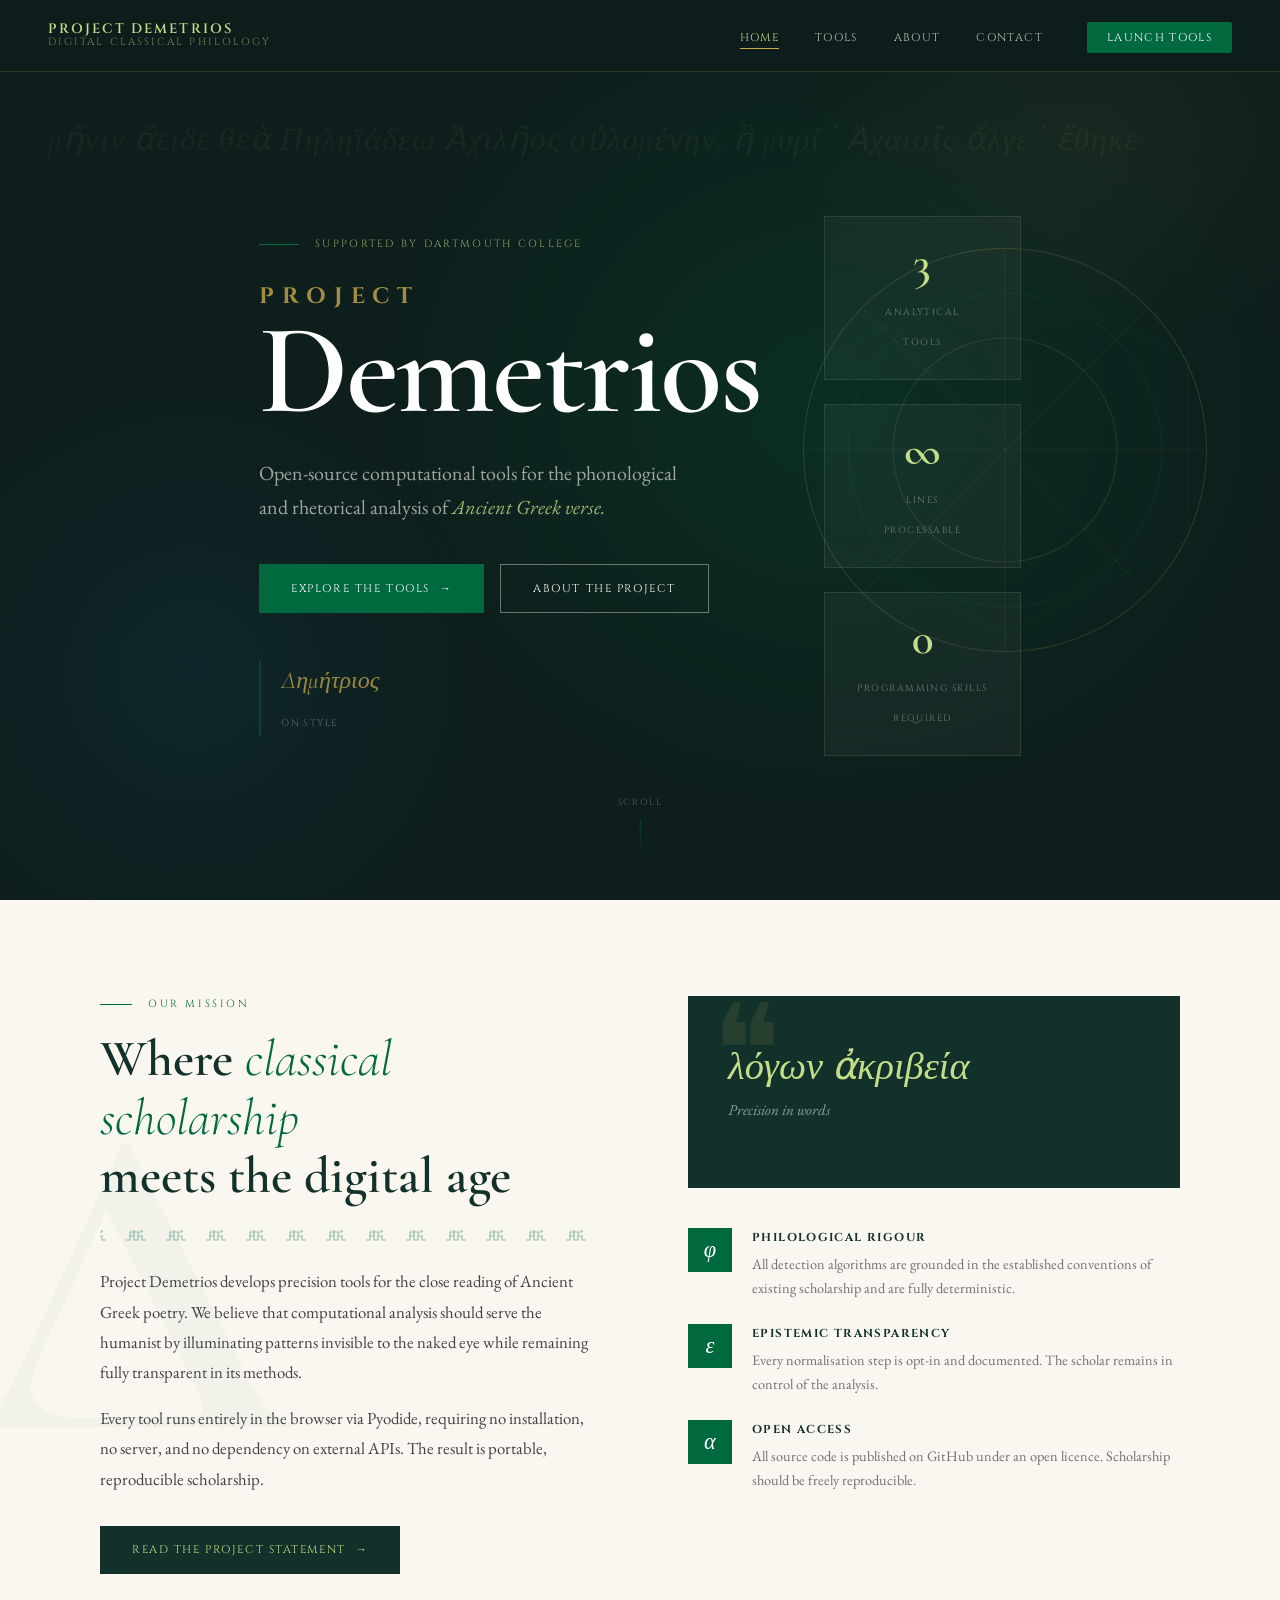
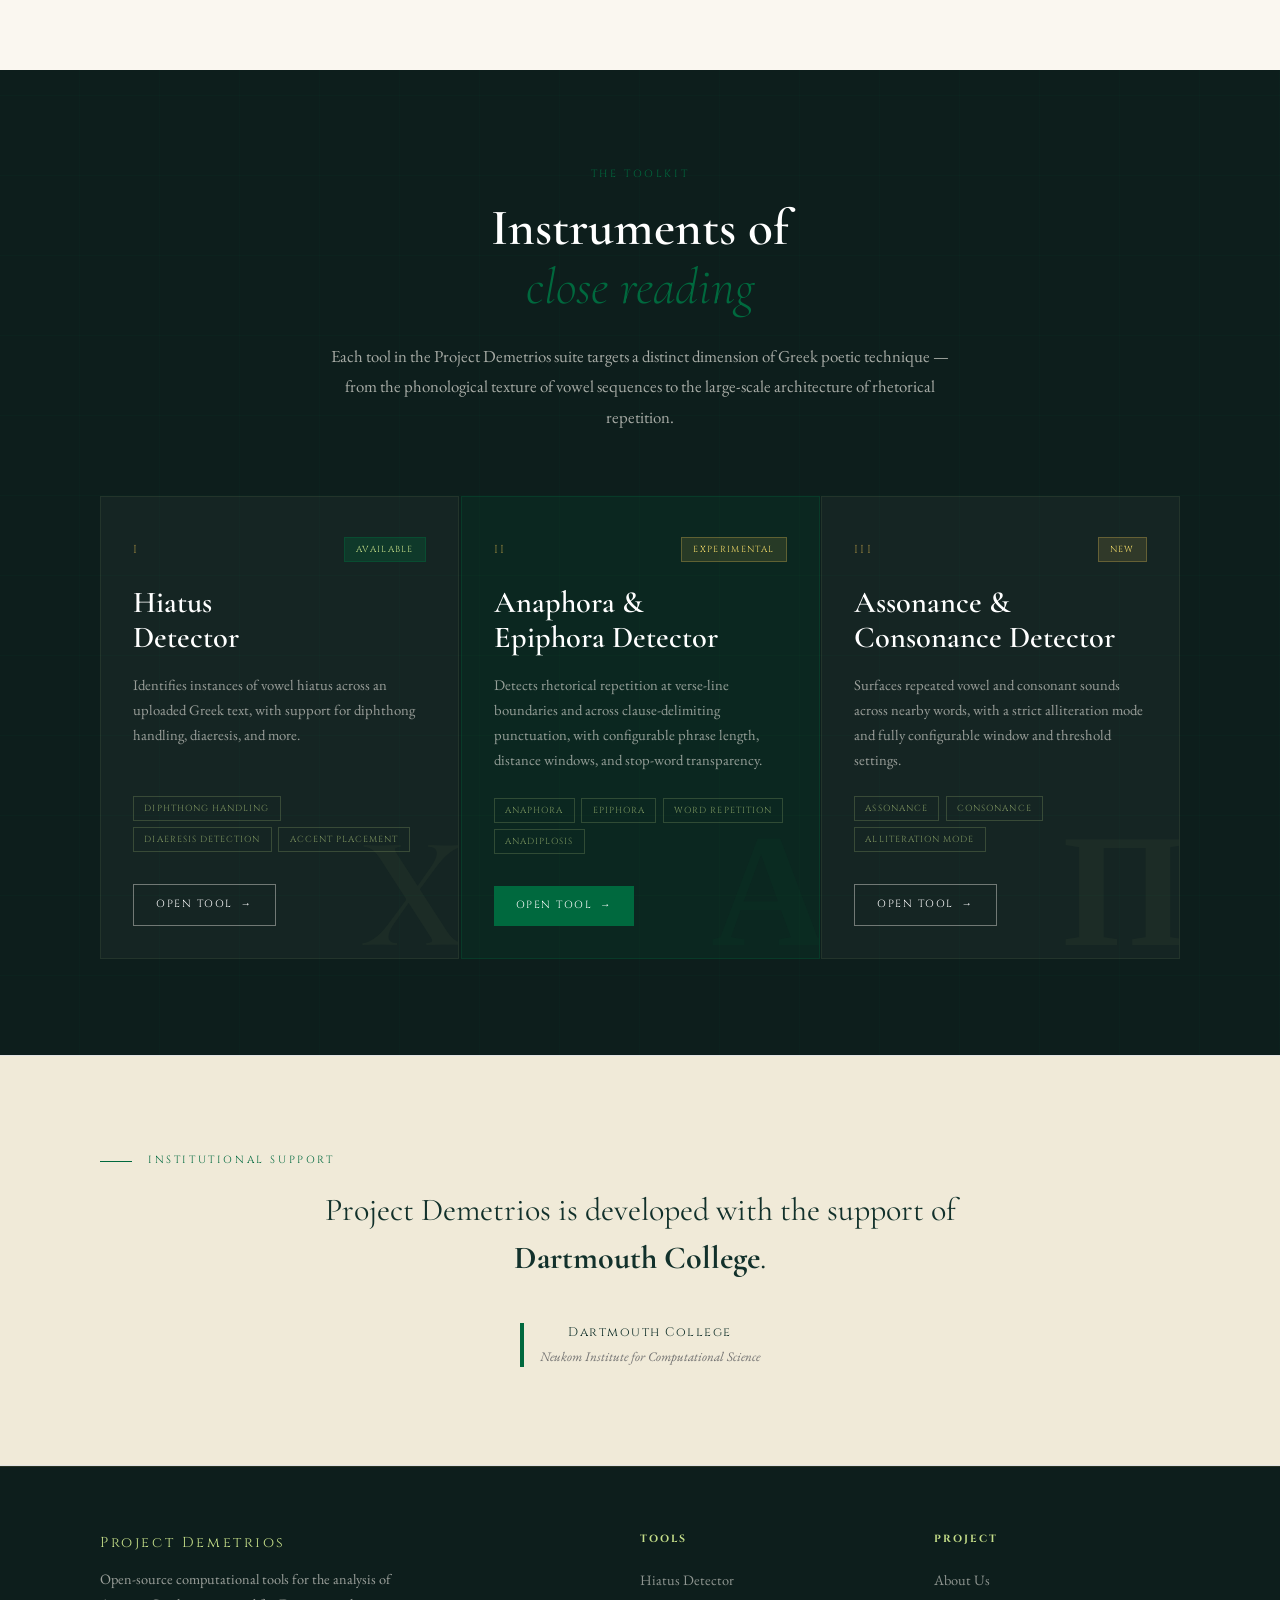
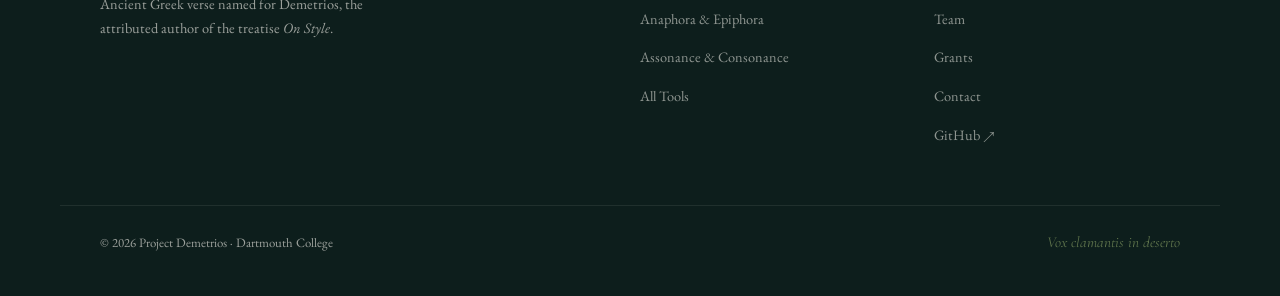
<file: index.html>
<!DOCTYPE html>
<html lang="en">
<head>
  <meta charset="UTF-8" />
  <meta name="viewport" content="width=device-width, initial-scale=1.0" />
  <title>Project Demetrios — Digital Philology for Ancient Greek</title>
  <meta name="description" content="An open-source suite of computational tools for the phonological and rhetorical analysis of Ancient Greek verse, supported by Dartmouth College." />
  <link rel="stylesheet" href="style.css" />
  <link rel="stylesheet" href="home.css" />
  <link rel="icon" type="image/x-icon" href="/favicon.ico">
  <link rel="icon" type="image/png" sizes="16x16" href="/favicon-16x16.png">
  <link rel="icon" type="image/png" sizes="32x32" href="/favicon-32x32.png">
  <link rel="apple-touch-icon" sizes="180x180" href="/apple-touch-icon.png">
  <link rel="manifest" href="/site.webmanifest">
  <meta name="theme-color" content="#12312b">
</head>
<body>

<!-- ═══ NAVIGATION ═══════════════════════════════════════════════════════════ -->
<nav class="site-nav" aria-label="Main navigation">
  <a href="index.html" class="nav-logo">
    Project Demetrios
    <span>Digital Classical Philology</span>
  </a>
  <button class="hamburger" aria-label="Toggle navigation" aria-expanded="false">
    <span></span><span></span><span></span>
  </button>
  <ul class="nav-links">
    <li><a href="index.html">Home</a></li>
    <li><a href="tools.html">Tools</a></li>
    <li><a href="about.html">About</a></li>
    <li><a href="contact.html">Contact</a></li>
    <li><a href="tools.html" class="nav-cta">Launch Tools</a></li>
  </ul>
</nav>

<!-- ═══ HERO ══════════════════════════════════════════════════════════════════ -->
<header class="hero" role="banner">
  <!-- Ghost manuscript inscription -->
  <div class="hero-inscription" aria-hidden="true">
    μῆνιν ἄειδε θεὰ Πηληϊάδεω Ἀχιλῆος οὐλομένην, ἣ μυρί᾽ Ἀχαιοῖς ἄλγε᾽ ἔθηκε
  </div>

  <!-- Geometric ornament -->
  <div class="hero-ornament" aria-hidden="true">
    <svg viewBox="0 0 200 200" fill="none" xmlns="http://www.w3.org/2000/svg">
      <circle cx="100" cy="100" r="90" stroke="rgba(201,168,76,0.25)" stroke-width="0.5"/>
      <circle cx="100" cy="100" r="70" stroke="rgba(0,105,62,0.3)" stroke-width="0.5"/>
      <circle cx="100" cy="100" r="50" stroke="rgba(201,168,76,0.2)" stroke-width="0.5"/>
      <line x1="100" y1="10" x2="100" y2="190" stroke="rgba(201,168,76,0.1)" stroke-width="0.5"/>
      <line x1="10" y1="100" x2="190" y2="100" stroke="rgba(201,168,76,0.1)" stroke-width="0.5"/>
      <line x1="37" y1="37" x2="163" y2="163" stroke="rgba(201,168,76,0.1)" stroke-width="0.5"/>
      <line x1="163" y1="37" x2="37" y2="163" stroke="rgba(201,168,76,0.1)" stroke-width="0.5"/>
      <polygon points="100,18 182,60 182,140 100,182 18,140 18,60" stroke="rgba(0,105,62,0.2)" stroke-width="0.5" fill="none"/>
    </svg>
  </div>

  <div class="hero-inner container">
    <div class="hero-content">
      <div class="hero-eyebrow">
        <span class="eyebrow-line"></span>
        Supported by Dartmouth College
      </div>

      <h1 class="hero-title">
        <span class="hero-title-project">Project</span>
        <span class="hero-title-name">Demetrios</span>
      </h1>

      <p class="hero-subtitle">
        Open-source computational tools for the phonological<br>
        and rhetorical analysis of <em>Ancient Greek verse.</em>
      </p>

      <div class="hero-actions">
        <a href="tools.html" class="btn btn-primary btn-arrow">Explore the Tools</a>
        <a href="about.html" class="btn btn-outline">About the Project</a>
      </div>

      <div class="hero-greek-label">
        <span>Δημήτριος</span>
        <span class="hero-greek-sub">On Style</span>
      </div>
    </div>

    <div class="hero-stat-cluster" aria-label="Project highlights">
      <div class="stat-card">
        <span class="stat-num">3</span>
        <span class="stat-label">Analytical<br>Tools</span>
      </div>
      <div class="stat-card">
        <span class="stat-num">∞</span>
        <span class="stat-label">Lines<br>Processable</span>
      </div>
      <div class="stat-card">
        <span class="stat-num">0</span>
        <span class="stat-label">Programming Skills<br>Required</span>
      </div>
    </div>
  </div>

  <!-- Scroll indicator -->
  <div class="scroll-indicator" aria-hidden="true">
    <span>Scroll</span>
    <div class="scroll-line"></div>
  </div>
</header>

<!-- ═══ MISSION STATEMENT ════════════════════════════════════════════════════ -->
<section class="section mission-section">
  <div class="container">
    <div class="mission-grid">
      <div class="mission-left reveal" data-delay="0">
        <div class="section-label">Our Mission</div>
        <h2 class="section-heading">
          Where <em>classical scholarship</em><br>
          meets the digital age
        </h2>
        <div class="meander-rule"></div>
        <p class="section-body">
          Project Demetrios develops precision tools for the close reading
          of Ancient Greek poetry. We believe that computational analysis
          should serve the humanist by illuminating patterns invisible to
          the naked eye while remaining fully transparent in its methods.
        </p>
        <p class="section-body" style="margin-top:1rem;">
          Every tool runs entirely in the browser via Pyodide, requiring
          no installation, no server, and no dependency on external APIs.
          The result is portable, reproducible scholarship.
        </p>
        <a href="about.html" class="btn btn-dark btn-arrow" style="margin-top:2rem;">
          Read the Project Statement
        </a>
      </div>

      <div class="mission-right reveal" data-delay="150">
        <blockquote class="pull-quote">
          <div class="pq-greek">λόγων ἀκριβεία</div>
          <div class="pq-translation">Precision in words</div>
        </blockquote>

        <div class="mission-pillars">
          <div class="pillar">
            <div class="pillar-icon">φ</div>
            <div class="pillar-text">
              <h4>Philological Rigour</h4>
              <p>All detection algorithms are grounded in the established
              conventions of existing scholarship and are fully deterministic.</p>
            </div>
          </div>
          <div class="pillar">
            <div class="pillar-icon">ε</div>
            <div class="pillar-text">
              <h4>Epistemic Transparency</h4>
              <p>Every normalisation step is opt-in and documented.
              The scholar remains in control of the analysis.</p>
            </div>
          </div>
          <div class="pillar">
            <div class="pillar-icon">α</div>
            <div class="pillar-text">
              <h4>Open Access</h4>
              <p>All source code is published on GitHub under an open
              licence. Scholarship should be freely reproducible.</p>
            </div>
          </div>
        </div>
      </div>
    </div>
  </div>
</section>

<!-- ═══ TOOLS SHOWCASE ═══════════════════════════════════════════════════════ -->
<section class="section tools-section">
  <div class="tools-bg-decoration" aria-hidden="true"></div>
  <div class="container">
    <div class="tools-header reveal">
      <div class="section-label">The Toolkit</div>
      <h2 class="section-heading" style="color: var(--snow-white);">
        Instruments of<br><em>close reading</em>
      </h2>
      <p class="section-body" style="color: rgba(250,247,240,0.65);">
        Each tool in the Project Demetrios suite targets a distinct
        dimension of Greek poetic technique — from the phonological
        texture of vowel sequences to the large-scale architecture of
        rhetorical repetition.
      </p>
    </div>

    <div class="tools-grid">

      <!-- Tool 1: Hiatus Detector -->
      <article class="tool-card reveal" data-delay="0">
        <div class="tool-card-header">
          <div class="tool-number">I</div>
          <div class="tool-badge">Available</div>
        </div>
        <div class="tool-greek-letter" aria-hidden="true">X</div>
        <h3 class="tool-title">Hiatus<br>Detector</h3>
        <p class="tool-desc">
          Identifies instances of vowel hiatus across an uploaded Greek text, with
          support for diphthong handling, diaeresis, and more.
        </p>
        <div class="tool-features">
          <span>Diphthong handling</span>
          <span>Diaeresis detection</span>
          <span>Accent placement</span>
        </div>
        <a href="https://projectdemetrios.dartmouth.edu/hiatus/"
           target="_blank" rel="noopener"
           class="tool-link btn btn-outline">
          Open Tool <span>→</span>
        </a>
      </article>

      <!-- Tool 2: Anaphora / Epiphora -->
      <article class="tool-card tool-card--featured reveal" data-delay="120">
        <div class="tool-card-header">
          <div class="tool-number">II</div>
          <div class="tool-badge tool-badge--new">Experimental</div>
        </div>
        <div class="tool-greek-letter" aria-hidden="true">Α</div>
        <h3 class="tool-title">Anaphora &amp;<br>Epiphora Detector</h3>
        <p class="tool-desc">
          Detects rhetorical repetition at verse-line boundaries and
          across clause-delimiting punctuation, with configurable
          phrase length, distance windows, and stop-word transparency.
        </p>
        <div class="tool-features">
          <span>Anaphora</span>
          <span>Epiphora</span>
          <span>Word repetition</span>
          <span>Anadiplosis</span>
        </div>
        <a href="tools.html" class="tool-link btn btn-primary">
          Open Tool <span>→</span>
        </a>
      </article>

      <!-- Tool 3: Assonance / Consonance -->
      <article class="tool-card reveal" data-delay="240">
        <div class="tool-card-header">
          <div class="tool-number">III</div>
          <div class="tool-badge tool-badge--new">New</div>
        </div>
        <div class="tool-greek-letter" aria-hidden="true">Π</div>
        <h3 class="tool-title">Assonance &amp;<br>Consonance Detector</h3>
        <p class="tool-desc">
          Surfaces repeated vowel and consonant sounds across nearby words,
          with a strict alliteration mode and fully configurable window
          and threshold settings.
        </p>
        <div class="tool-features">
          <span>Assonance</span>
          <span>Consonance</span>
          <span>Alliteration mode</span>
        </div>
        <a href="tools.html#assonance" class="tool-link btn btn-outline">
          Open Tool <span>→</span>
        </a>
      </article>

    </div>
  </div>
</section>

<!-- ═══ INSTITUTIONS ══════════════════════════════════════════════════════════ -->
<section class="section institutions-section">
  <div class="container">
    <div class="institutions-inner reveal">
      <div class="section-label">Institutional Support</div>
      <p class="institutions-statement">
        Project Demetrios is developed with the support of<br>
        <strong>Dartmouth College</strong>.
      </p>
      <div class="institution-logos">
        <div class="institution-logo">
          <div class="inst-color-block" style="background: var(--dartmouth-green);"></div>
          <div class="inst-text">
            <div class="inst-name">Dartmouth College</div>
            <div class="inst-dept">Neukom Institute for Computational Science</div>
          </div>
        </div>
      </div>
    </div>
  </div>
</section>

<!-- ═══ FOOTER ═════════════════════════════════════════════════════════════════ -->
<footer class="site-footer">
  <div class="footer-inner">
    <div class="footer-brand">
      <div class="brand-name">Project Demetrios</div>
        <p>Open-source computational tools for the analysis of Ancient Greek verse named for Demetrios, the attributed author of the treatise <i>On Style</i>.</p>    
      </div>
    <div class="footer-col">
      <h4>Tools</h4>
      <ul>
        <li><a href="https://projectdemetrios.dartmouth.edu/hiatus/" target="_blank">Hiatus Detector</a></li>
        <li><a href="https://projectdemetrios.dartmouth.edu/anaphora/">Anaphora &amp; Epiphora</a></li>
        <li><a href="https://projectdemetrios.dartmouth.edu/assonance/">Assonance &amp; Consonance</a></li>
        <li><a href="tools.html">All Tools</a></li>
      </ul>
    </div>
    <div class="footer-col">
      <h4>Project</h4>
      <ul>
        <li><a href="about.html">About Us</a></li>
        <li><a href="about.html#team">Team</a></li>
        <li><a href="about.html#grants">Grants</a></li>
        <li><a href="contact.html">Contact</a></li>
        <li><a href="https://github.com/dartmouth/project-demetrios" target="_blank">GitHub ↗</a></li>
      </ul>
    </div>
  </div>
  <div class="footer-bottom">
    <span>© 2026 Project Demetrios · Dartmouth College</span>
    <span class="greek-motto">Vox clamantis in deserto</span>
  </div>
</footer>

<script src="main.js"></script>
</body>
</html>
</file>
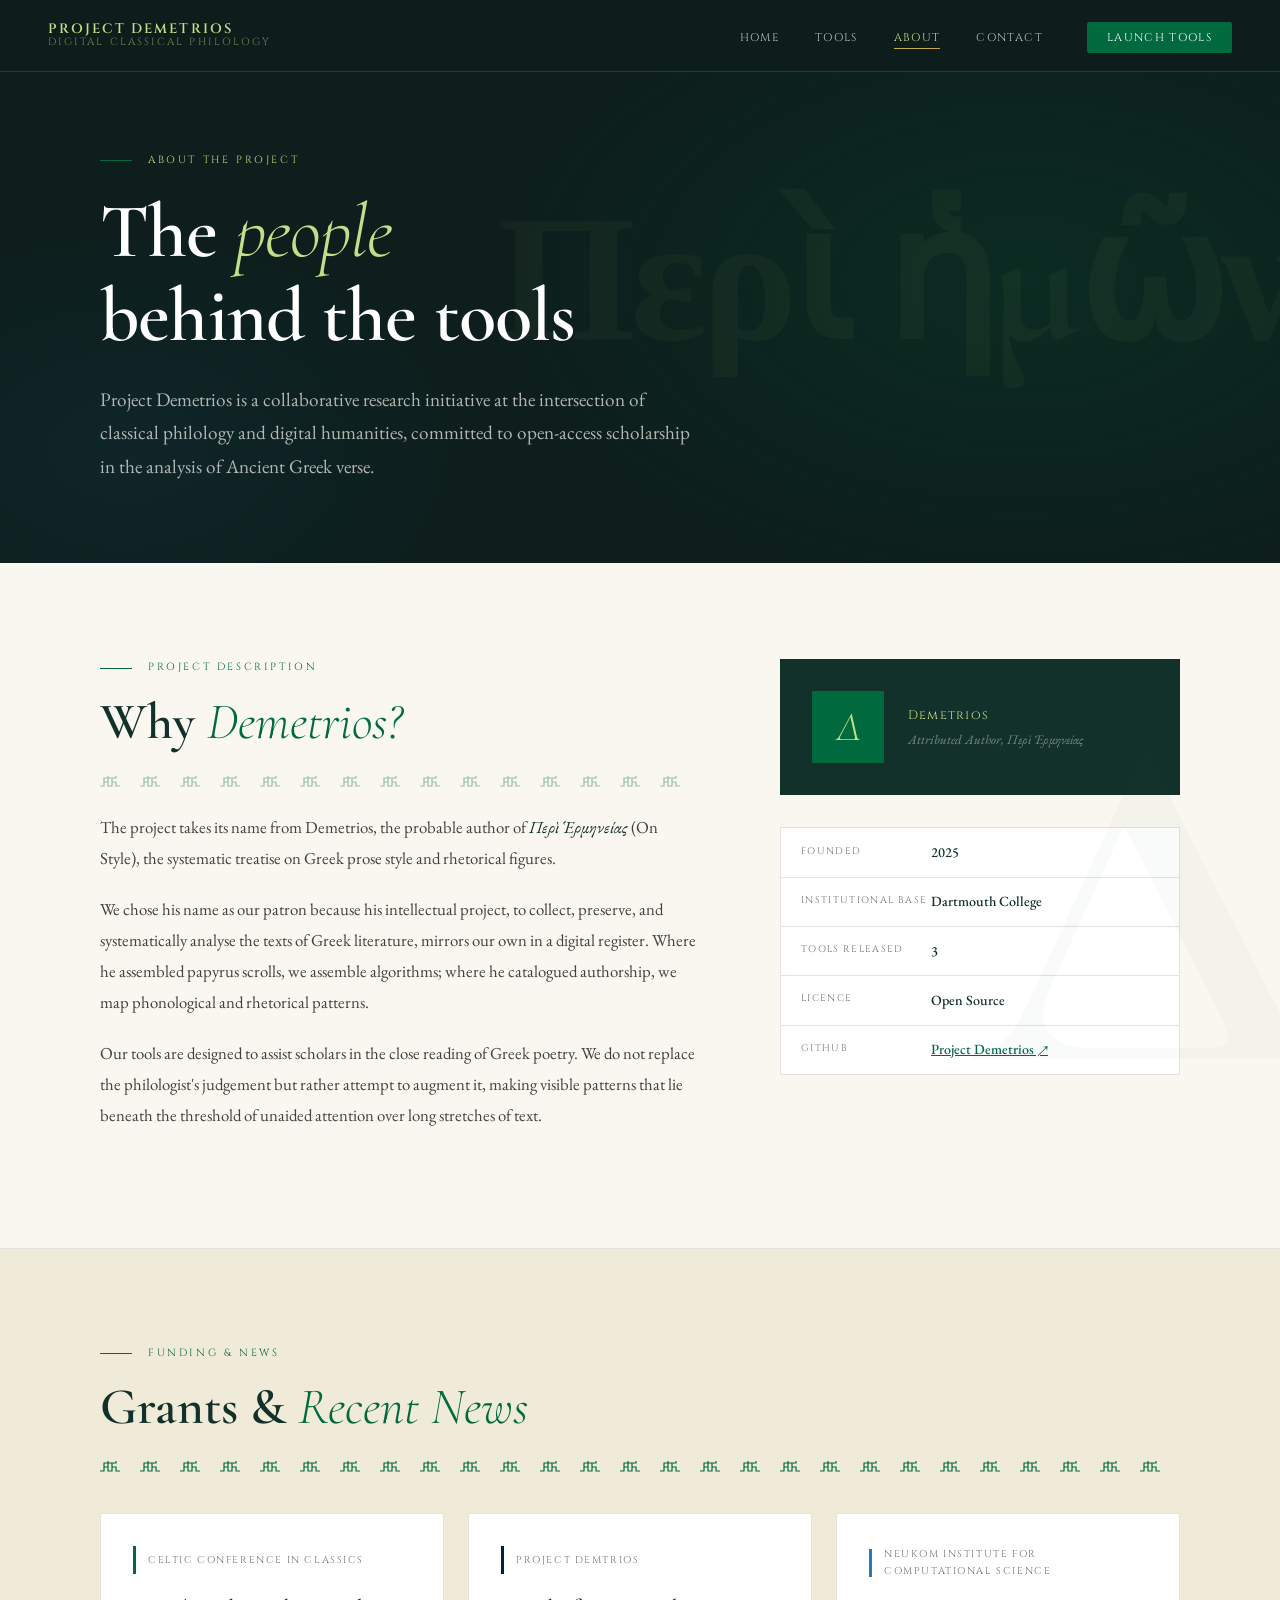
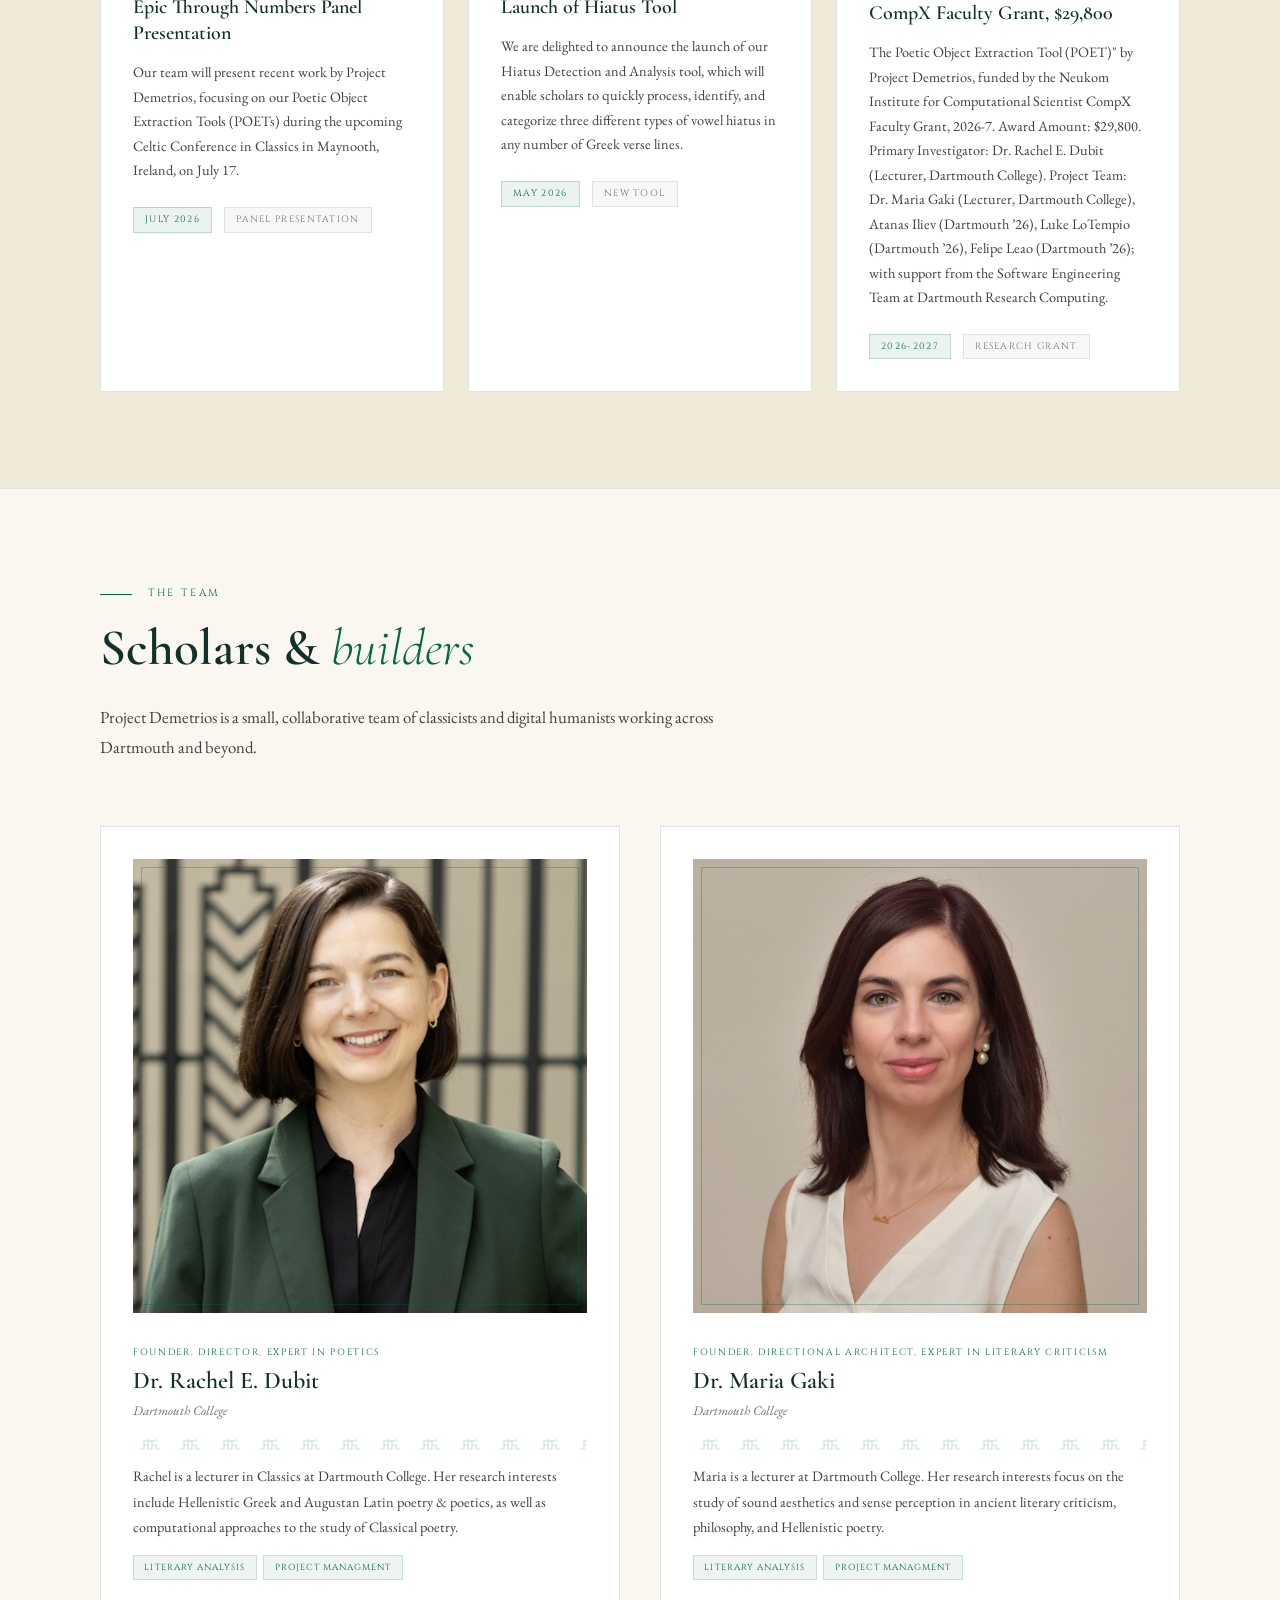
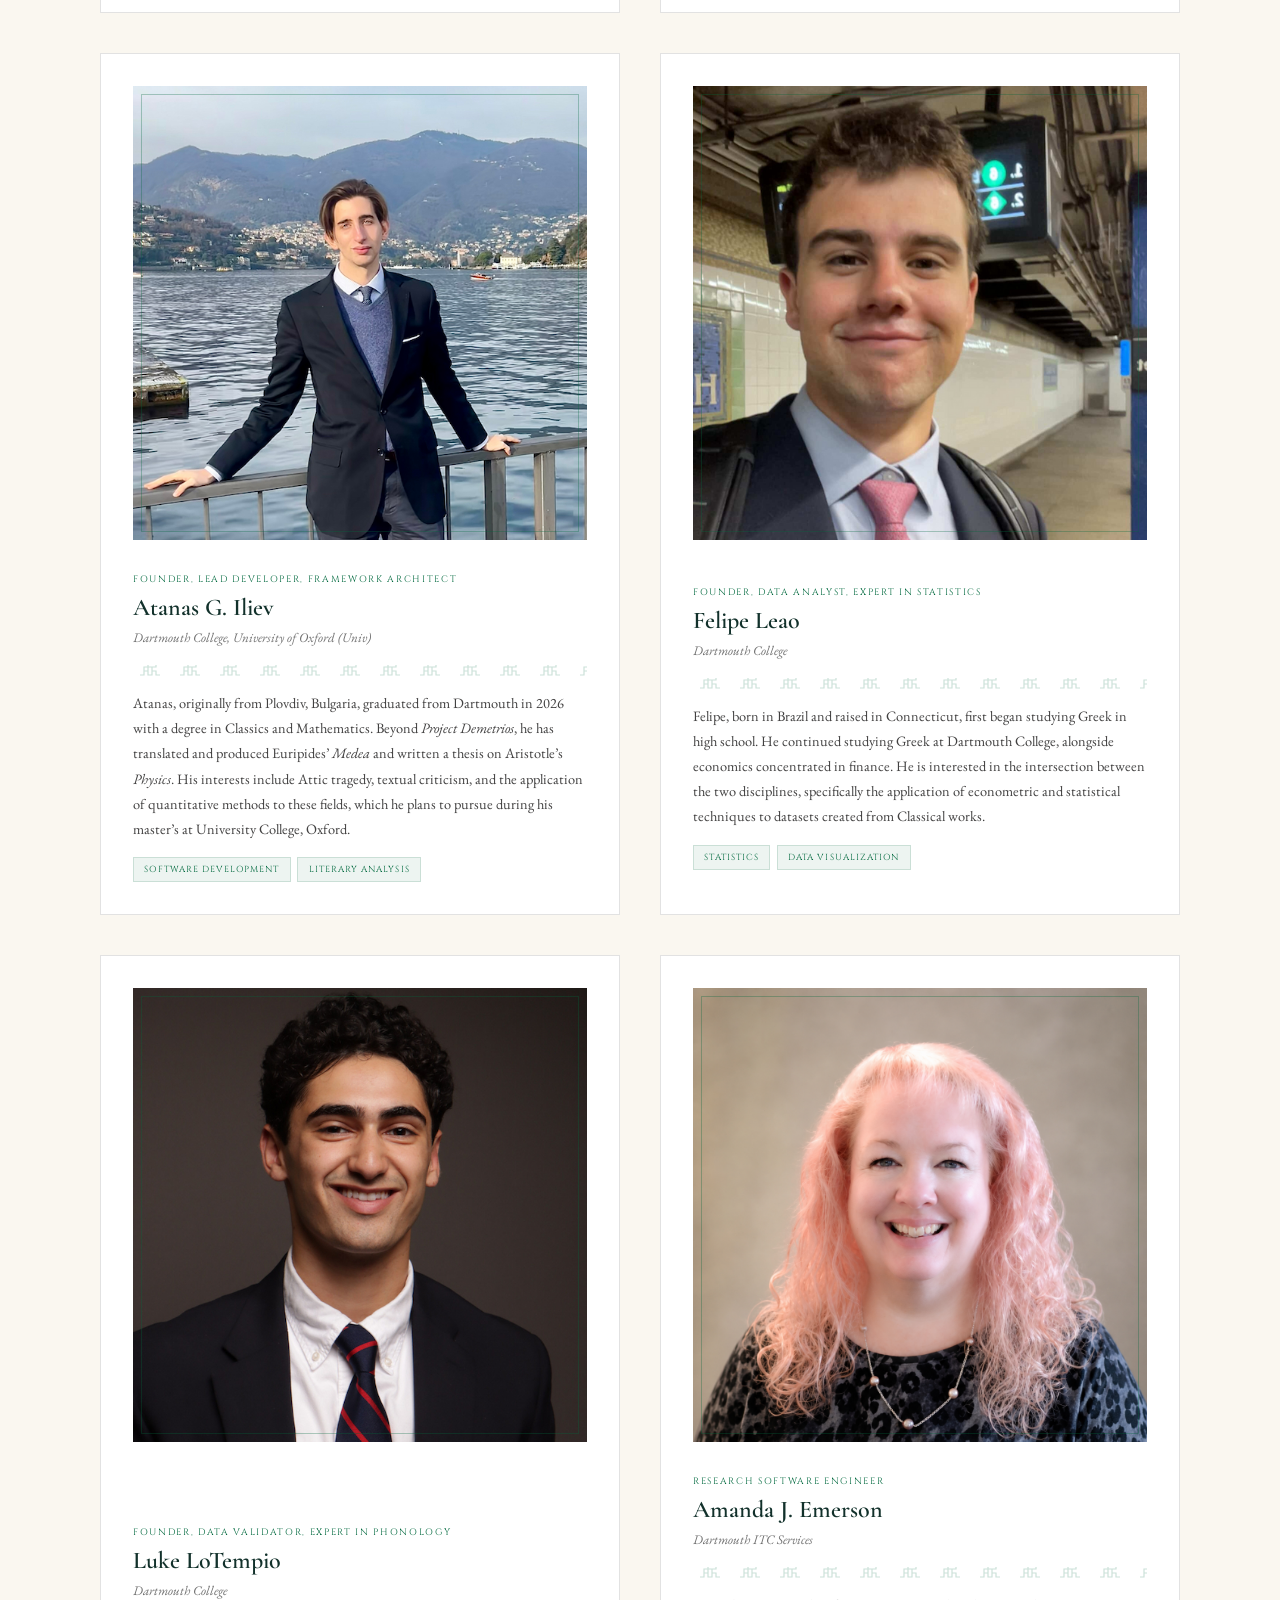
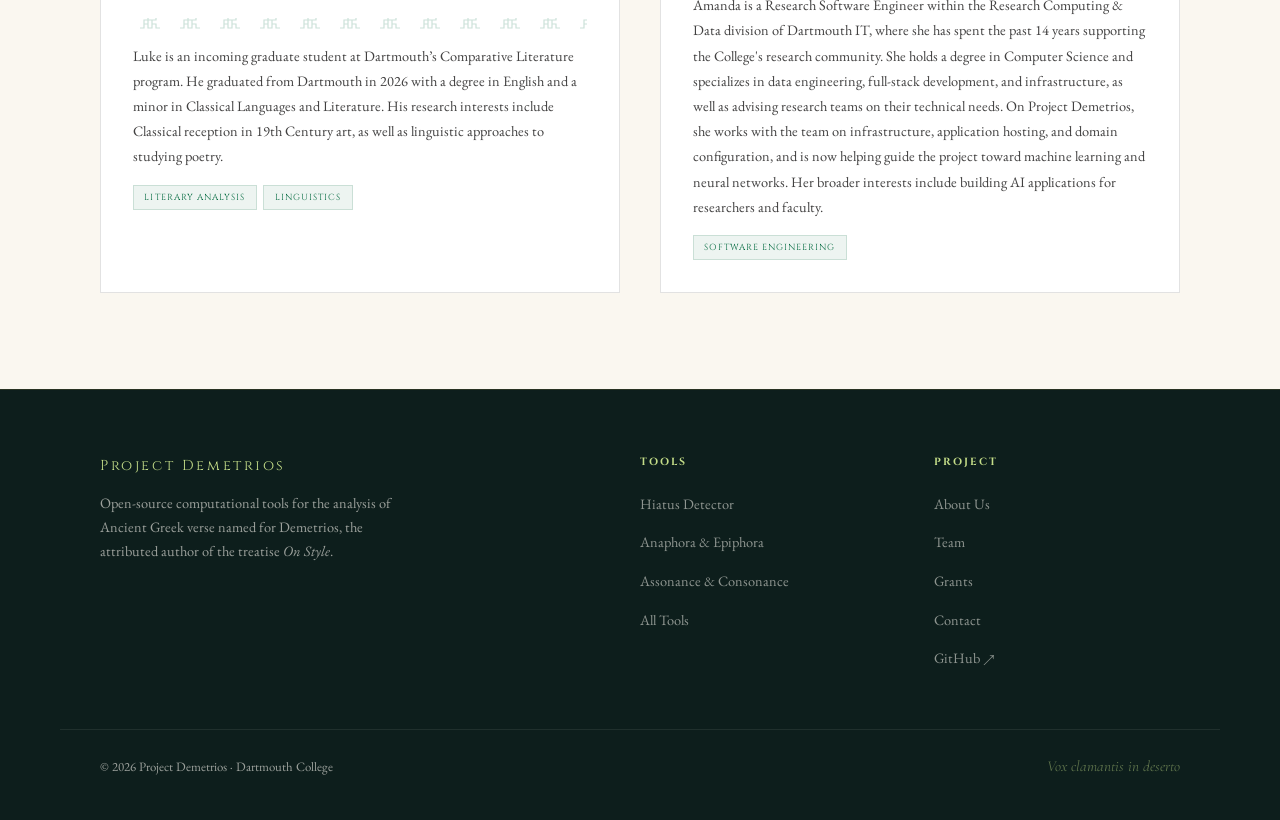
<file: about.html>
<!DOCTYPE html>
<html lang="en">
<head>
  <meta charset="UTF-8" />
  <meta name="viewport" content="width=device-width, initial-scale=1.0" />
  <title>About — Project Demetrios</title>
  <meta name="description" content="Project Demetrios is an open-source digital philology initiative founded at Dartmouth College" />
  <link rel="stylesheet" href="style.css" />
  <link rel="stylesheet" href="about.css" />
  <link rel="icon" type="image/x-icon" href="/favicon.ico">
  <link rel="icon" type="image/png" sizes="16x16" href="/favicon-16x16.png">
  <link rel="icon" type="image/png" sizes="32x32" href="/favicon-32x32.png">
  <link rel="apple-touch-icon" sizes="180x180" href="/apple-touch-icon.png">
  <link rel="manifest" href="/site.webmanifest">
  <meta name="theme-color" content="#12312b">
</head>
<body>

<!-- ═══ NAV ═══════════════════════════════════════════════════════════════════ -->
<nav class="site-nav">
  <a href="index.html" class="nav-logo">
    Project Demetrios
    <span>Digital Classical Philology</span>
  </a>
  <button class="hamburger" aria-label="Toggle navigation" aria-expanded="false">
    <span></span><span></span><span></span>
  </button>
  <ul class="nav-links">
    <li><a href="index.html">Home</a></li>
    <li><a href="tools.html">Tools</a></li>
    <li><a href="about.html">About</a></li>
    <li><a href="contact.html">Contact</a></li>
    <li><a href="tools.html" class="nav-cta">Launch Tools</a></li>
  </ul>
</nav>

<!-- ═══ PAGE HERO ════════════════════════════════════════════════════════════ -->
<header class="page-hero">
  <div class="page-hero-ghost" aria-hidden="true">Περὶ ἡμῶν </div>
  <div class="page-hero-inner">
    <div class="eyebrow">About the Project</div>
    <h1>The <em>people</em><br>behind the tools</h1>
    <p class="lead">
      Project Demetrios is a collaborative research initiative at the intersection
      of classical philology and digital humanities, committed to open-access
      scholarship in the analysis of Ancient Greek verse.
    </p>
  </div>
</header>

<!-- ═══ PROJECT DESCRIPTION ══════════════════════════════════════════════════ -->
<section class="section about-statement-section">
  <div class="container">
    <div class="about-statement-grid">

      <div class="about-statement-text reveal">
        <div class="section-label">Project Description</div>
        <h2 class="section-heading">
          Why <em>Demetrios?</em>
        </h2>
        <div class="meander-rule"></div>
        <p>
          The project takes its name from Demetrios,
          the probable author of <em>Περὶ Ἑρμηνείας</em> (On Style), the systematic treatise on Greek prose style and rhetorical figures.
        </p>
        <p>
          We chose his name as our patron because his intellectual project,
          to collect, preserve, and systematically analyse the texts of Greek
          literature, mirrors our own in a digital register. Where he assembled
          papyrus scrolls, we assemble algorithms; where he catalogued authorship,
          we map phonological and rhetorical patterns.
        </p>
        <p>
          Our tools are designed to assist scholars in the close reading of Greek
          poetry. We do not replace the philologist's judgement but rather attempt to
          augment it, making visible patterns that lie beneath the threshold of
          unaided attention over long stretches of text.
        </p>
      </div>

      <aside class="about-statement-aside reveal" data-delay="150">
        <div class="demetrius-card">
          <div class="demetrius-initial">Δ</div>
          <div class="demetrius-text">
            <div class="demetrius-name">Demetrios</div>
            <div class="demetrius-role">Attributed Author, <em>Περὶ Ἑρμηνείας</em></div>
          </div>
        </div>

        <div class="about-fact-list">
          <div class="fact-item">
            <div class="fact-label">Founded</div>
            <div class="fact-value">2025</div>
          </div>
          <div class="fact-item">
            <div class="fact-label">Institutional base</div>
            <div class="fact-value">Dartmouth College</div>
          </div>
          <div class="fact-item">
            <div class="fact-label">Tools released</div>
            <div class="fact-value">3</div>
          </div>
          <div class="fact-item">
            <div class="fact-label">Licence</div>
            <div class="fact-value">Open Source</div>
          </div>
          <div class="fact-item">
            <div class="fact-label">GitHub</div>
            <div class="fact-value">
              <a href="https://github.com/dartmouth/project-demetrios"
                 target="_blank" rel="noopener"
                 style="color:var(--dartmouth-green);text-decoration:underline;">
                Project Demetrios ↗
              </a>
            </div>
          </div>
        </div>
      </aside>

    </div>
  </div>
</section>

<!-- ═══ GRANTS ════════════════════════════════════════════════════════════════ -->
<section class="section grants-section" id="grants">
  <div class="container">
    <div class="section-label reveal">Funding &amp; News</div>
    <h2 class="section-heading reveal" data-delay="60">
      Grants &amp; <em>Recent News</em>
    </h2>
    <div class="meander-rule reveal" data-delay="100"></div>

    <div class="grants-grid">

      <div class="grant-card reveal" data-delay="0">
        <div class="grant-header">
          <div class="grant-institution-bar" style="background:var(--dartmouth-green);"></div>
          <div class="grant-institution">Celtic Conference in Classics</div>
        </div>
        <h3 class="grant-title">Epic Through Numbers Panel Presentation</h3>
        <p class="grant-desc">
          Our team will present recent work by Project Demetrios, focusing on our Poetic Object Extraction Tools (POETs) during the upcoming Celtic Conference in Classics in Maynooth, Ireland, on July 17.
        </p>
        <div class="grant-meta">
          <span class="grant-year">July 2026</span>
          <span class="grant-type">Panel Presentation</span>
        </div>
      </div>

      <div class="grant-card reveal" data-delay="120">
        <div class="grant-header">
          <div class="grant-institution-bar" style="background:#002147;"></div>
          <div class="grant-institution">Project Demtrios</div>
        </div>
        <h3 class="grant-title">Launch of Hiatus Tool</h3>
        <p class="grant-desc">
          We are delighted to announce the launch of our Hiatus Detection and Analysis tool, which will enable scholars to quickly process, identify, and categorize three different types of vowel hiatus in any number of Greek verse lines.
        </p>
        <div class="grant-meta">
          <span class="grant-year">May 2026</span>
          <span class="grant-type">New Tool</span>
        </div>
      </div>

      <div class="grant-card reveal" data-delay="240">
        <div class="grant-header">
          <div class="grant-institution-bar" style="background:var(--river-blue);"></div>
          <div class="grant-institution">Neukom Institute for Computational Science</div>
        </div>
        <h3 class="grant-title">CompX Faculty Grant, $29,800</h3>
        <p class="grant-desc">
          The Poetic Object Extraction Tool (POET)" by Project Demetrios, funded by the Neukom Institute for Computational Scientist CompX Faculty Grant, 2026-7. Award Amount: $29,800. Primary Investigator: Dr. Rachel E. Dubit (Lecturer, Dartmouth College). Project Team: Dr. Maria Gaki (Lecturer, Dartmouth College), Atanas Iliev (Dartmouth ’26), Luke LoTempio (Dartmouth ’26), Felipe Leao (Dartmouth ’26); with support from the Software Engineering Team at Dartmouth Research Computing.
        </p>
        <div class="grant-meta">
          <span class="grant-year">2026-2027</span>
          <span class="grant-type">Research Grant</span>
        </div>
      </div>

    </div>
  </div>
</section>

<!-- ═══ TEAM ══════════════════════════════════════════════════════════════════ -->
<section class="section team-section" id="team">
  <div class="container">
    <div class="team-header">
      <div class="section-label reveal">The Team</div>
      <h2 class="section-heading reveal" data-delay="60">
        Scholars &amp; <em>builders</em>
      </h2>
      <p class="section-body reveal" data-delay="120">
        Project Demetrios is a small, collaborative team of classicists and
        digital humanists working across Dartmouth and beyond.
      </p>
    </div>

    <div class="team-grid">

      <!-- Member 1 — Lead (you) -->
      <article class="member-card reveal" data-delay="0">
        <div class="member-photo-frame">
          <div class="member-photo-placeholder">
            <img src="headshots/rachel.jpg" alt="Rachel E. Dubit">
          </div>
          <div class="member-photo-border"></div>
        </div>
        <div class="member-info">
          <div class="member-role-tag">Founder, Director, Expert in Poetics</div>
          <h3 class="member-name">Dr. Rachel E. Dubit</h3>
          <div class="member-affiliation">Dartmouth College</div>
          <div class="meander-rule" style="margin:1rem 0 0.8rem;opacity:0.2;"></div>
          <p class="member-bio">
            Rachel is a lecturer in Classics at Dartmouth College. Her research interests include Hellenistic Greek and Augustan Latin poetry & poetics, as well as computational approaches to the study of Classical poetry.
          </p>
          <div class="member-interests">
            <span>Literary Analysis</span>
            <span>Project Managment</span>
          </div>
        </div>
      </article>

      <!-- Member 2 -->
      <article class="member-card reveal" data-delay="100">
        <div class="member-photo-frame">
          <div class="member-photo-placeholder">
            <img src="headshots/maria.jpg" alt="Maria Gaki">
          </div>
          <div class="member-photo-border"></div>
        </div>
        <div class="member-info">
          <div class="member-role-tag">Founder, Directional Architect, Expert in Literary Criticism</div>
          <h3 class="member-name">Dr. Maria Gaki</h3>
          <div class="member-affiliation">Dartmouth College</div>
          <div class="meander-rule" style="margin:1rem 0 0.8rem;opacity:0.2;"></div>
          <p class="member-bio">
            Maria is a lecturer at Dartmouth College. Her research interests focus on the study of sound aesthetics and sense perception in ancient literary criticism, philosophy, and Hellenistic poetry.
          </p>
          <div class="member-interests">
            <span>Literary Analysis</span>
            <span>Project Managment</span>
          </div>
        </div>
      </article>

      <!-- Member 3 -->
      <article class="member-card reveal" data-delay="200">
        <div class="member-photo-frame">
          <div class="member-photo-placeholder">
            <img src="headshots/atanas.jpg" alt="Atanas G. Iliev">
          </div>
          <div class="member-photo-border"></div>
        </div>
        <div class="member-info">
          <div class="member-role-tag">Founder, Lead Developer, Framework Architect</div>
          <h3 class="member-name">Atanas G. Iliev</h3>
          <div class="member-affiliation">Dartmouth College, University of Oxford (Univ)</div>
          <div class="meander-rule" style="margin:1rem 0 0.8rem;opacity:0.2;"></div>
          <p class="member-bio">
            Atanas, originally from Plovdiv, Bulgaria, graduated from Dartmouth in 2026 with a degree in Classics and Mathematics. Beyond <i>Project Demetrios</i>, he has translated and produced Euripides’ <i>Medea</i> and written a thesis on Aristotle’s <i>Physics</i>. His interests include Attic tragedy, textual criticism, and the application of quantitative methods to these fields, which he plans to pursue during his master’s at University College, Oxford.
          </p>
          <div class="member-interests">
            <span>Software Development</span>
            <span>Literary Analysis</span>
          </div>
        </div>
      </article>

      <!-- Member 4 -->
      <article class="member-card reveal" data-delay="300">
        <div class="member-photo-frame">
          <div class="member-photo-placeholder">
            <img src="headshots/felipe.jpg" alt="Felipe Leao">
          </div>
          <div class="member-photo-border"></div>
        </div>
        <div class="member-info">
          <div class="member-role-tag">Founder, Data Analyst, Expert in Statistics</div>
          <h3 class="member-name">Felipe Leao</h3>
          <div class="member-affiliation">Dartmouth College</div>
          <div class="meander-rule" style="margin:1rem 0 0.8rem;opacity:0.2;"></div>
          <p class="member-bio">
            Felipe, born in Brazil and raised in Connecticut, first began studying Greek in high school. He continued studying Greek at Dartmouth College, alongside economics concentrated in finance. He is interested in the intersection between the two disciplines, specifically the application of econometric and statistical techniques to datasets created from Classical works.
          </p>
          <div class="member-interests">
            <span>Statistics</span>
            <span>Data Visualization</span>
          </div>
        </div>
      </article>

      <!-- Member 5 -->
      <article class="member-card reveal" data-delay="300">
        <div class="member-photo-frame">
          <div class="member-photo-placeholder">
            <img src="headshots/luke.jpg" alt="Luke LoTempio">
          </div>
          <div class="member-photo-border"></div>
        </div>
        <div class="member-info">
          <div class="member-role-tag">Founder, Data Validator, Expert in Phonology</div>
          <h3 class="member-name">Luke LoTempio</h3>
          <div class="member-affiliation">Dartmouth College</div>
          <div class="meander-rule" style="margin:1rem 0 0.8rem;opacity:0.2;"></div>
          <p class="member-bio">
            Luke is an incoming graduate student at Dartmouth’s Comparative Literature program. He graduated from Dartmouth in 2026 with a degree in English and a minor in Classical Languages and Literature. His research interests include Classical reception in 19th Century art, as well as linguistic approaches to studying poetry.          </p>
          <div class="member-interests">
            <span>Literary Analysis</span>
            <span>Linguistics</span>
          </div>
        </div>
      </article>

      <!-- Member 6 -->
      <article class="member-card reveal" data-delay="300">
        <div class="member-photo-frame">
          <div class="member-photo-placeholder">
            <img src="headshots/amanda.jpg" alt="Amanda J. Emerson">
          </div>
          <div class="member-photo-border"></div>
        </div>
        <div class="member-info">
          <div class="member-role-tag">Research Software Engineer</div>
          <h3 class="member-name">Amanda J. Emerson</h3>
          <div class="member-affiliation">Dartmouth ITC Services</div>
          <div class="meander-rule" style="margin:1rem 0 0.8rem;opacity:0.2;"></div>
          <p class="member-bio">
            Amanda is a Research Software Engineer within the Research Computing & Data division of Dartmouth IT, where she has spent the past 14 years supporting the College's research community. She holds a degree in Computer Science and specializes in data engineering, full-stack development, and infrastructure, as well as advising research teams on their technical needs. On Project Demetrios, she works with the team on infrastructure, application hosting, and domain configuration, and is now helping guide the project toward machine learning and neural networks. Her broader interests include building AI applications for researchers and faculty.
          <div class="member-interests">
            <span>Software Engineering</span>
          </div>
        </div>
      </article>
      
    </div>
    
  </div>
</section>

<!-- ═══ FOOTER ═════════════════════════════════════════════════════════════════ -->
<footer class="site-footer">
  <div class="footer-inner">
    <div class="footer-brand">
      <div class="brand-name">Project Demetrios</div>
        <p>Open-source computational tools for the analysis of Ancient Greek verse named for Demetrios, the attributed author of the treatise <i>On Style</i>.</p>
      </div>
    <div class="footer-col">
      <h4>Tools</h4>
      <ul>
        <li><a href="https://projectdemetrios.dartmouth.edu/hiatus/" target="_blank">Hiatus Detector</a></li>
        <li><a href="https://projectdemetrios.dartmouth.edu/anaphora/">Anaphora &amp; Epiphora</a></li>
        <li><a href="https://projectdemetrios.dartmouth.edu/assonance/">Assonance &amp; Consonance</a></li>
        <li><a href="tools.html">All Tools</a></li>
      </ul>
    </div>
    <div class="footer-col">
      <h4>Project</h4>
      <ul>
        <li><a href="about.html">About Us</a></li>
        <li><a href="about.html#team">Team</a></li>
        <li><a href="about.html#grants">Grants</a></li>
        <li><a href="contact.html">Contact</a></li>
        <li><a href="https://github.com/project-demetrios" target="_blank">GitHub ↗</a></li>
      </ul>
    </div>
  </div>
  <div class="footer-bottom">
    <span>© 2026 Project Demetrios · Dartmouth College</span>
    <span class="greek-motto">Vox clamantis in deserto</span>
  </div>
</footer>

<script src="main.js"></script>
</body>
</html>
</file>
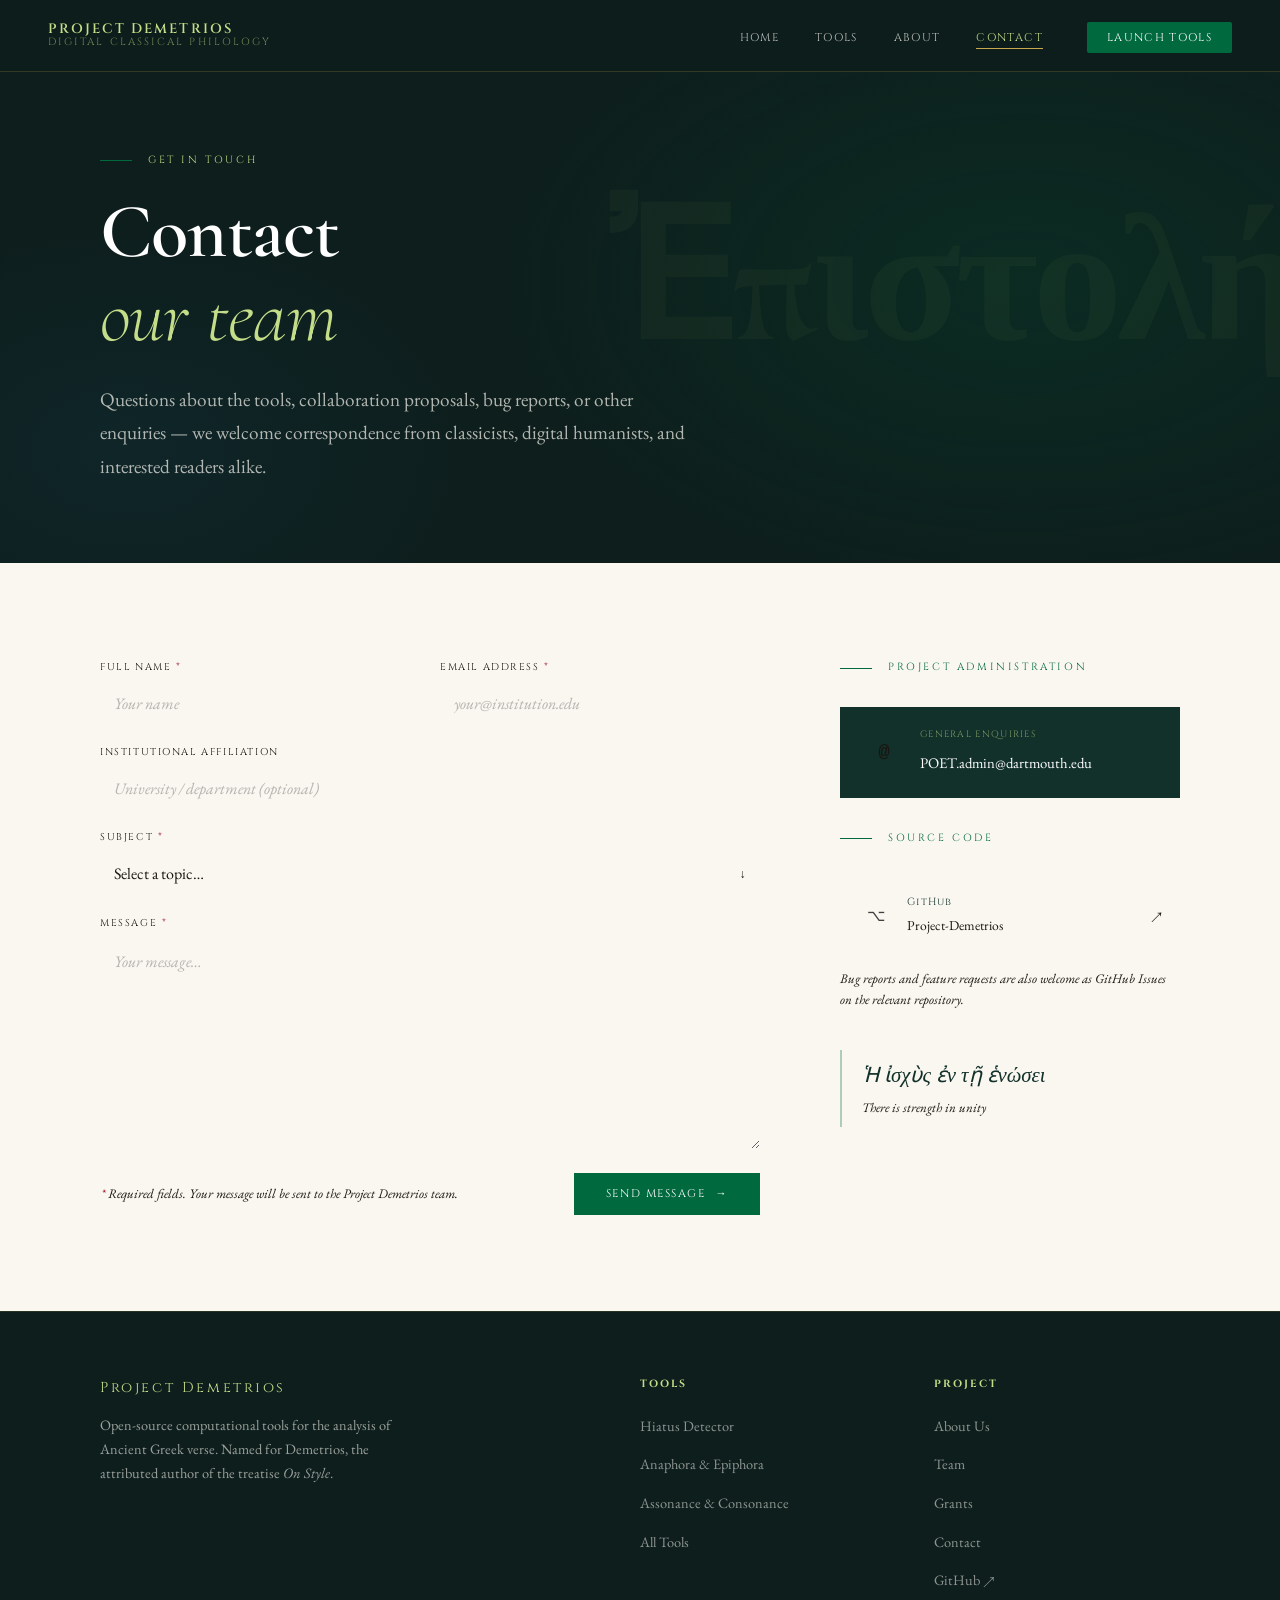
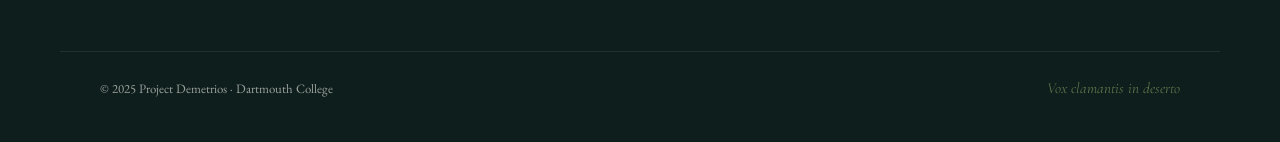
<file: contact.html>
<!DOCTYPE html>
<html lang="en">
<head>
  <meta charset="UTF-8" />
  <meta name="viewport" content="width=device-width, initial-scale=1.0" />
  <title>Contact — Project Demetrios</title>
  <meta name="description" content="Get in touch with the Project Demetrios team." />
  <link rel="icon" type="image/x-icon" href="/favicon.ico">
  <link rel="icon" type="image/png" sizes="32x32" href="/favicon-32x32.png">
  <link rel="apple-touch-icon" sizes="180x180" href="/apple-touch-icon.png">
  <meta name="theme-color" content="#12312b">
  <link rel="stylesheet" href="style.css" />
  <link rel="stylesheet" href="contact.css" />
</head>
<body>

<!-- ═══ NAVIGATION ═══════════════════════════════════════════════════════════ -->
<nav class="site-nav" aria-label="Main navigation">
  <a href="index.html" class="nav-logo">
    Project Demetrios
    <span>Digital Classical Philology</span>
  </a>
  <button class="hamburger" aria-label="Toggle navigation" aria-expanded="false">
    <span></span><span></span><span></span>
  </button>
  <ul class="nav-links">
    <li><a href="index.html">Home</a></li>
    <li><a href="tools.html">Tools</a></li>
    <li><a href="about.html">About</a></li>
    <li><a href="contact.html">Contact</a></li>
    <li><a href="tools.html" class="nav-cta">Launch Tools</a></li>
  </ul>
</nav>

<!-- ═══ PAGE HERO ════════════════════════════════════════════════════════════ -->
<header class="page-hero">
  <div class="page-hero-ghost" aria-hidden="true">Ἐπιστολή</div>
  <div class="page-hero-inner">
    <div class="eyebrow">Get in Touch</div>
    <h1>Contact<br><em>our team</em></h1>
    <p class="lead">
      Questions about the tools, collaboration proposals, bug reports,
      or other enquiries — we welcome correspondence from classicists,
      digital humanists, and interested readers alike.
    </p>
  </div>
</header>

<!-- ═══ CONTACT SECTION ═══════════════════════════════════════════════════════ -->
<main class="section contact-main">
  <div class="container">
    <div class="contact-grid">

      <!-- ── Form ──────────────────────────────────────────────────────────── -->
      <div class="contact-form-wrap">

        <!--
          FORMSPREE ENDPOINT
          Replace YOUR_FORM_ID below with the ID from your Formspree dashboard.
          The full action URL looks like: https://formspree.io/f/xyzabcde
        -->
        <form
          class="contact-form"
          action="https://formspree.io/f/xpqgyrwb"
          method="POST"
          novalidate
          id="contactForm"
        >

          <!-- Honeypot — Formspree uses this to catch bots; keep it hidden -->
          <input type="text" name="_gotcha" style="display:none" tabindex="-1" autocomplete="off">

          <!-- Redirect back to our own thank-you state after submission -->
          <input type="hidden" name="_next" value="https://projectdemetrios.dartmouth.edu/contact.html?sent=1">

          <!-- Custom subject prefix so emails are easy to filter -->
          <input type="hidden" name="_subject" value="[Project Demetrios] New message via website">

          <div class="form-row form-row--two">
            <div class="form-group">
              <label for="name" class="form-label">Full Name <span class="required" aria-hidden="true">*</span></label>
              <input
                type="text"
                id="name"
                name="name"
                class="form-input"
                placeholder="Your name"
                required
                autocomplete="name"
              >
            </div>
            <div class="form-group">
              <label for="email" class="form-label">Email Address <span class="required" aria-hidden="true">*</span></label>
              <input
                type="email"
                id="email"
                name="email"
                class="form-input"
                placeholder="your@institution.edu"
                required
                autocomplete="email"
              >
            </div>
          </div>

          <div class="form-group">
            <label for="affiliation" class="form-label">Institutional Affiliation</label>
            <input
              type="text"
              id="affiliation"
              name="affiliation"
              class="form-input"
              placeholder="University / department (optional)"
              autocomplete="organization"
            >
          </div>

          <div class="form-group">
            <label for="subject" class="form-label">Subject <span class="required" aria-hidden="true">*</span></label>
            <div class="select-wrap">
              <select id="subject" name="subject" class="form-select" required>
                <option value="" disabled selected>Select a topic…</option>
                <option value="General Enquiry">General Enquiry</option>
                <option value="Bug Report">Bug Report</option>
                <option value="Feature Request">Feature Request</option>
                <option value="Collaboration Proposal">Collaboration Proposal</option>
                <option value="Press / Media">Press / Media</option>
                <option value="Grant / Funding">Grant / Funding</option>
                <option value="Other">Other</option>
              </select>
              <span class="select-arrow" aria-hidden="true">↓</span>
            </div>
          </div>

          <div class="form-group">
            <label for="message" class="form-label">Message <span class="required" aria-hidden="true">*</span></label>
            <textarea
              id="message"
              name="message"
              class="form-textarea"
              rows="7"
              placeholder="Your message…"
              required
            ></textarea>
          </div>

          <div class="form-footer">
            <p class="form-note">
              <span class="required">*</span> Required fields.
              Your message will be sent to the Project Demetrios team.
            </p>
            <button type="submit" class="btn btn-primary form-submit" id="submitBtn">
              Send Message
              <span class="submit-arrow" aria-hidden="true">→</span>
            </button>
          </div>

        </form>

        <!-- Thank-you state (shown via JS when ?sent=1 is in the URL) -->
        <div class="form-success" id="formSuccess" hidden>
          <div class="success-icon" aria-hidden="true">✓</div>
          <h3>Message sent</h3>
          <p>
            Thank you for writing to us. The Project Demetrios team will
            respond to your message as soon as possible, usually within
            a few working days.
          </p>
          <a href="contact.html" class="btn btn-dark" style="margin-top:1.5rem;">
            Send another message
          </a>
        </div>

      </div>

      <!-- ── Aside ──────────────────────────────────────────────────────────── -->
      <aside class="contact-aside">

        <div class="contact-info-block">
          <div class="section-label">Project Administration</div>
          <div class="contact-email-card">
            <div class="email-icon" aria-hidden="true">@</div>
            <div>
              <div class="email-label">General Enquiries</div>
              <a href="mailto:POET.admin@dartmouth.edu" class="email-address">
                <span style="color: white">POET.admin@dartmouth.edu</span>
              </a>
            </div>
          </div>
        </div>

        <div class="contact-info-block">
          <div class="section-label">Source Code</div>
          <a href="https://github.com/dartmouth/project-demetrios"
             target="_blank" rel="noopener"
             class="contact-github-link">
            <span class="github-icon" aria-hidden="true">⌥</span>
            <div>
              <div class="github-label">GitHub</div>
              <div class="github-sub">Project-Demetrios</div>
            </div>
            <span class="github-arrow">↗</span>
          </a>
          <p class="contact-aside-note">
            Bug reports and feature requests are also welcome as
            GitHub Issues on the relevant repository.
          </p>
        </div>

        <blockquote class="contact-quote">
          <div class="cq-greek">Ἡ ἰσχὺς ἐν τῇ ἑνώσει</div>
          <div class="cq-trans">There is strength in unity</div>
        </blockquote>

      </aside>

    </div>
  </div>
</main>

<!-- ═══ FOOTER ═════════════════════════════════════════════════════════════════ -->
<footer class="site-footer">
  <div class="footer-inner">
    <div class="footer-brand">
      <div class="brand-name">Project Demetrios</div>
      <p>Open-source computational tools for the analysis of Ancient Greek verse. Named for Demetrios, the attributed author of the treatise <i>On Style</i>.</p>
    </div>
    <div class="footer-col">
      <h4>Tools</h4>
      <ul>
        <li><a href="/hiatus/">Hiatus Detector</a></li>
        <li><a href="/anaphora/">Anaphora &amp; Epiphora</a></li>
        <li><a href="/assonance/">Assonance &amp; Consonance</a></li>
        <li><a href="tools.html">All Tools</a></li>
      </ul>
    </div>
    <div class="footer-col">
      <h4>Project</h4>
      <ul>
        <li><a href="about.html">About Us</a></li>
        <li><a href="about.html#team">Team</a></li>
        <li><a href="about.html#grants">Grants</a></li>
        <li><a href="contact.html">Contact</a></li>
        <li><a href="https://github.com/atanasgiliev" target="_blank">GitHub ↗</a></li>
      </ul>
    </div>
  </div>
  <div class="footer-bottom">
    <span>© 2025 Project Demetrios · Dartmouth College</span>
    <span class="greek-motto">Vox clamantis in deserto</span>
  </div>
</footer>

<script src="main.js"></script>
<script>
  // Show thank-you message if ?sent=1 is in the URL
  // (Formspree redirects here after successful submission)
  if (new URLSearchParams(window.location.search).get("sent") === "1") {
    document.getElementById("contactForm").hidden = true;
    document.getElementById("formSuccess").hidden = false;
    // Clean the URL without reloading
    window.history.replaceState({}, "", "/contact.html");
  }
</script>

</body>
</html>
</file>
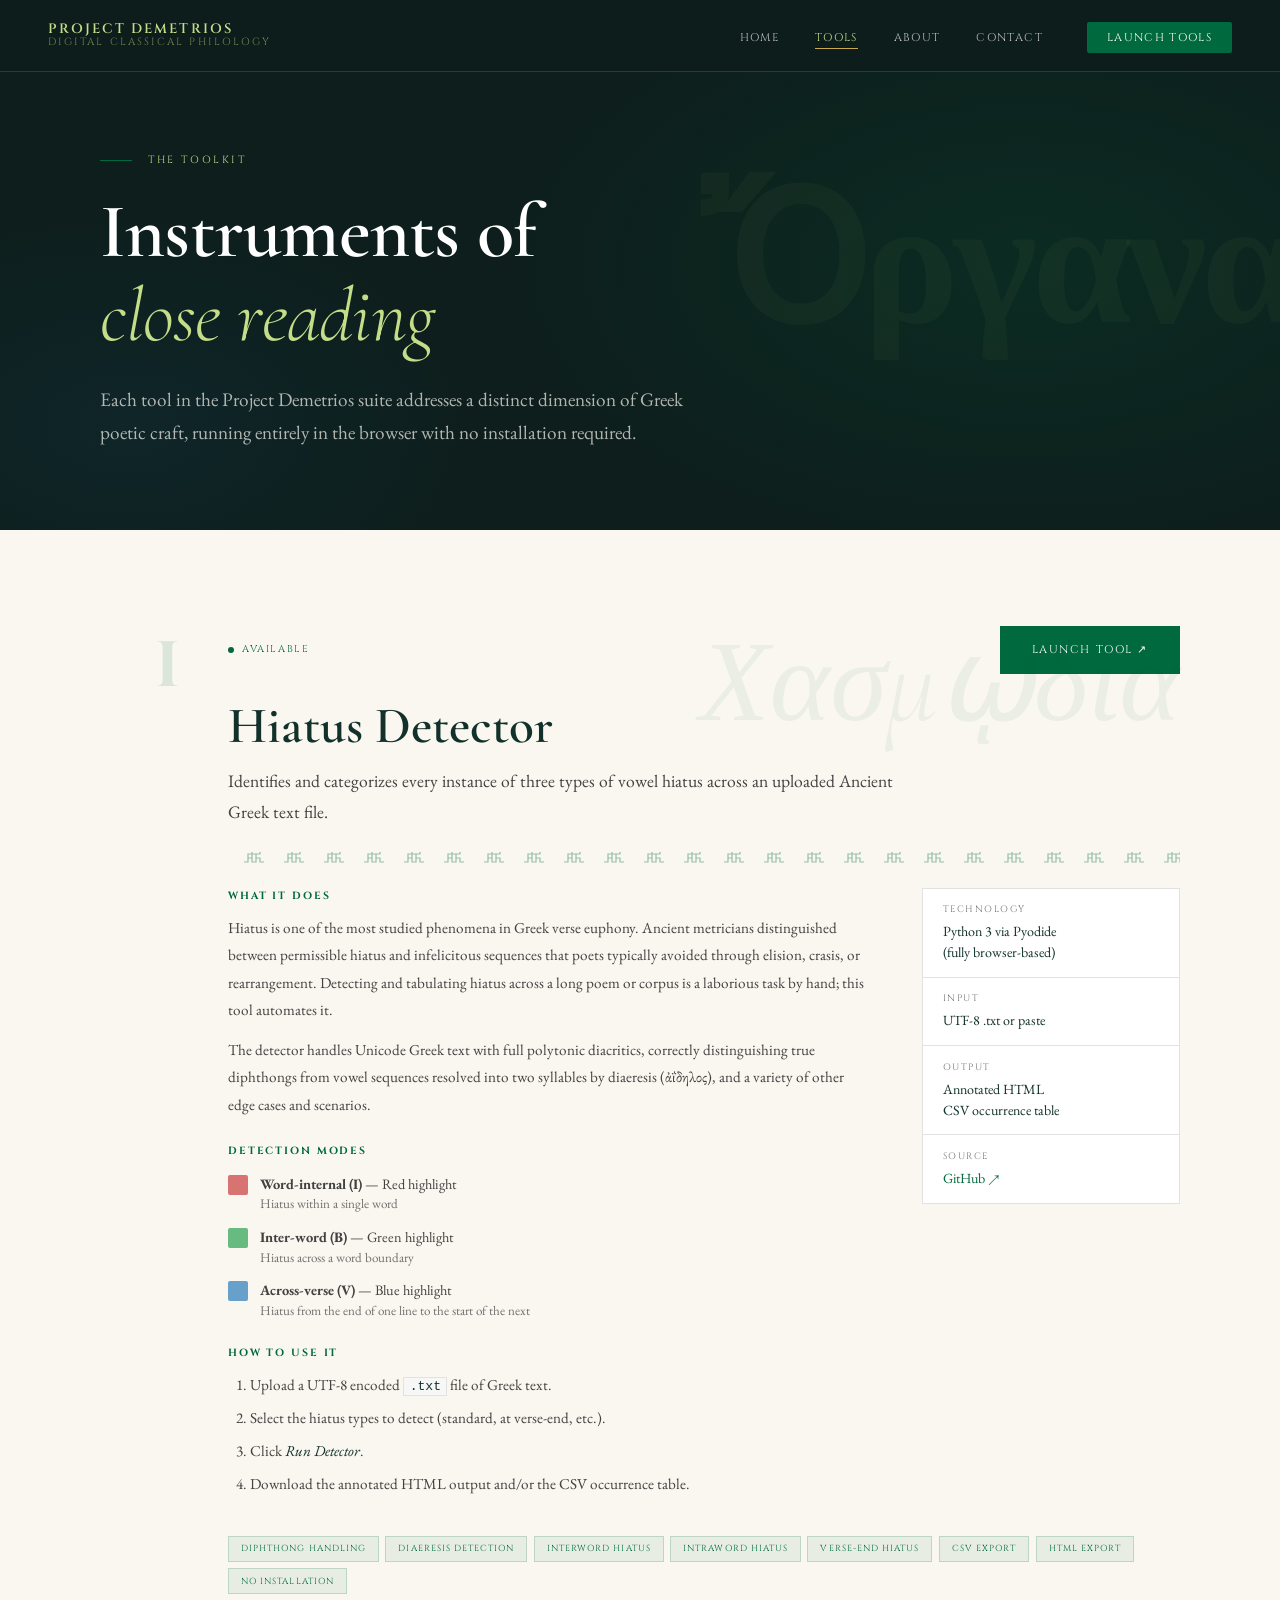
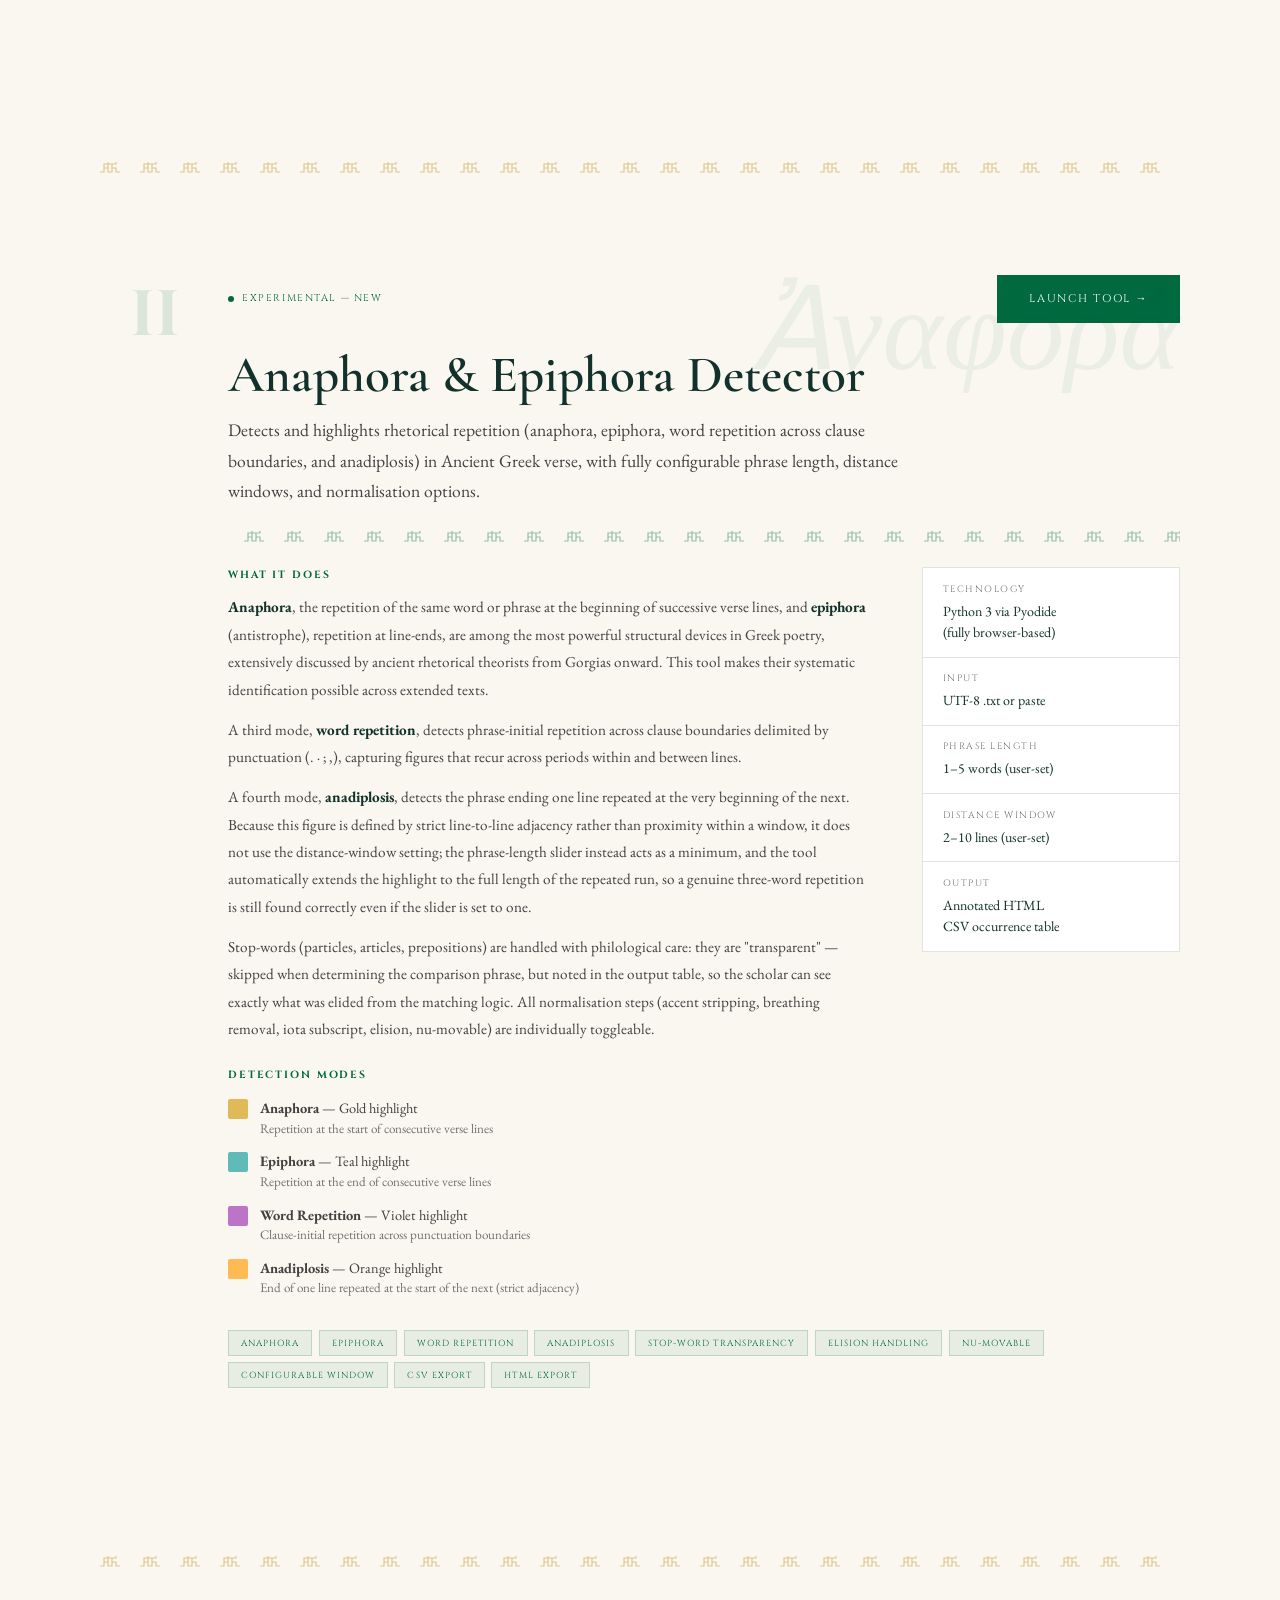
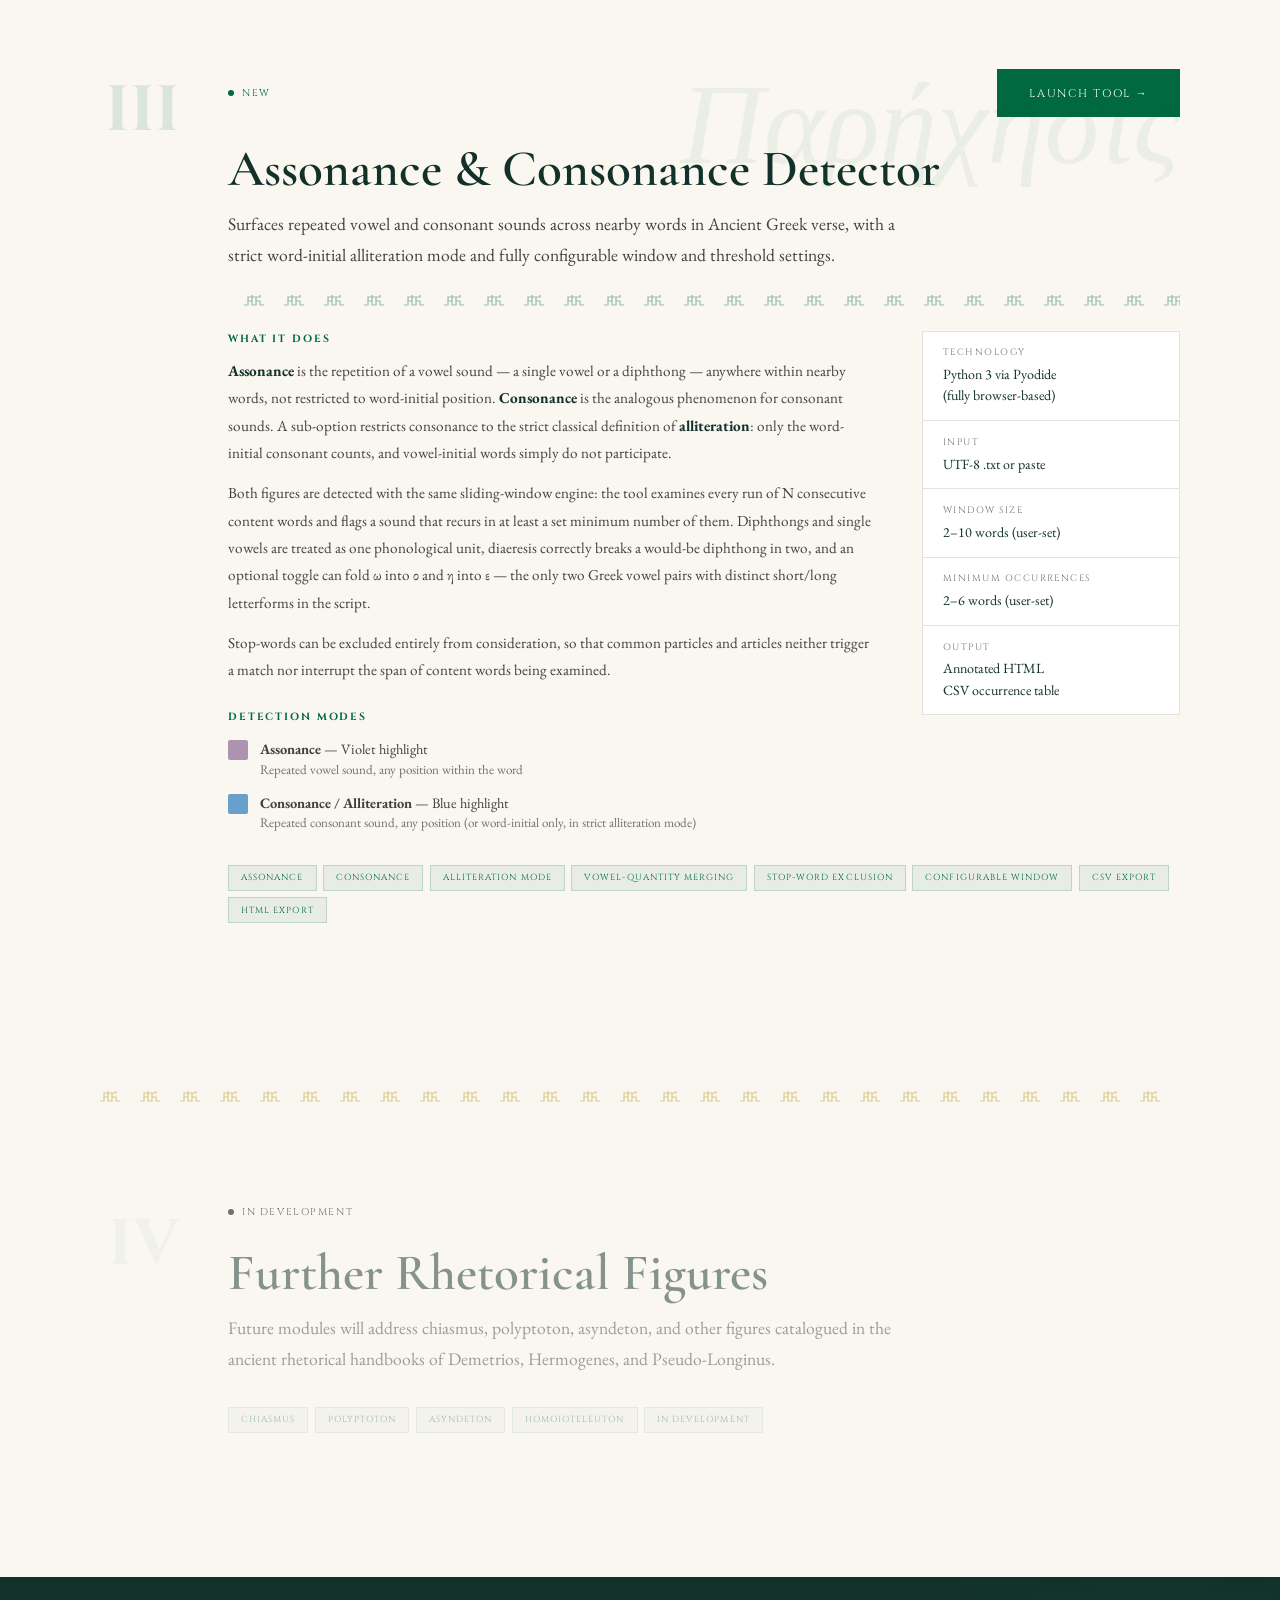
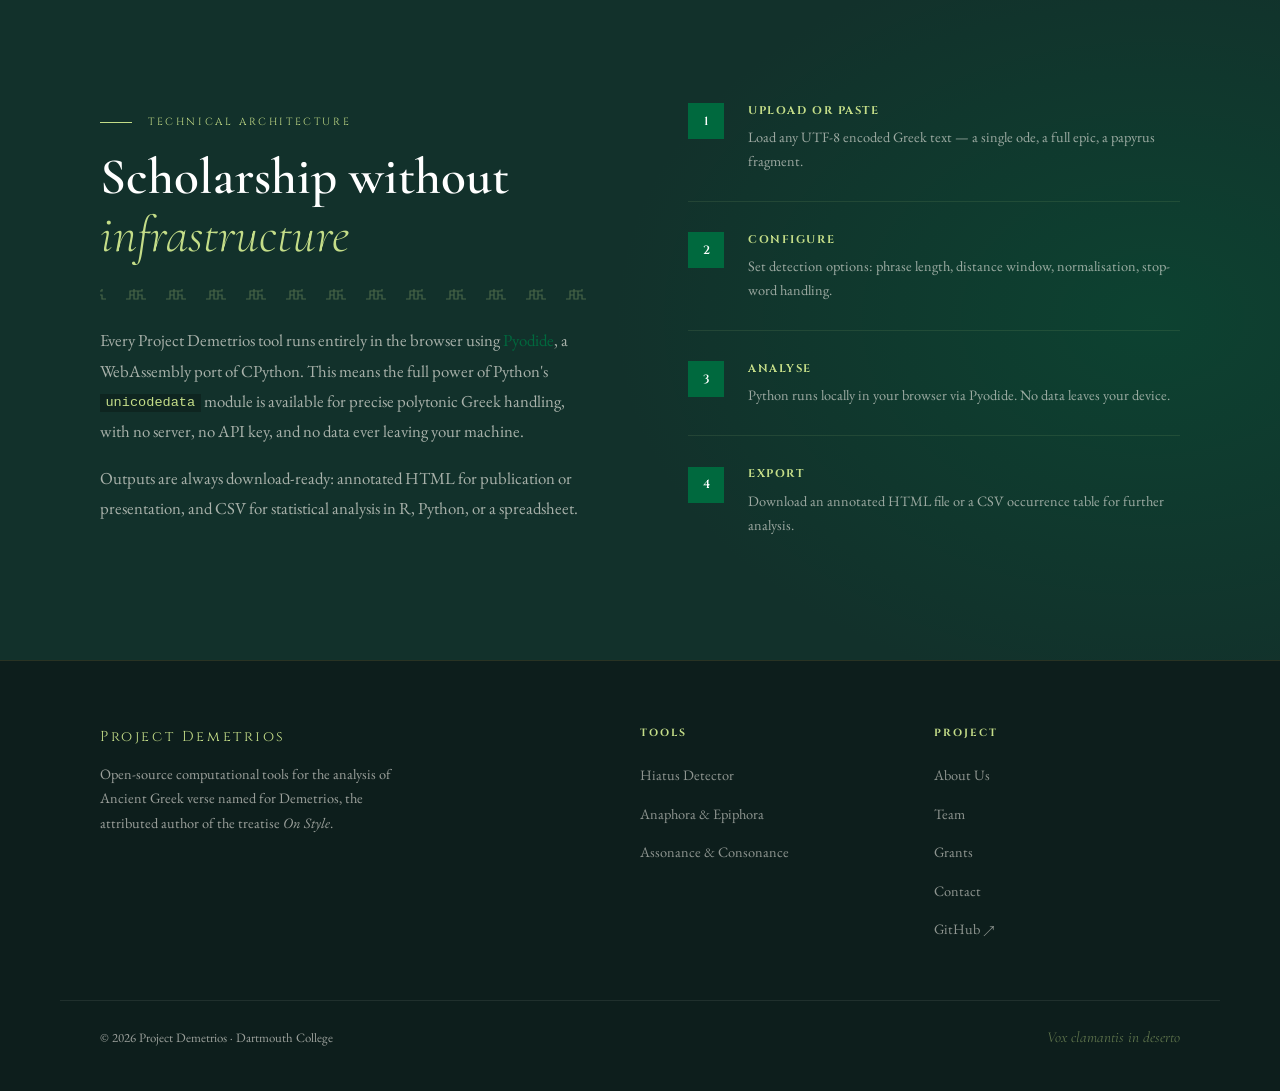
<file: tools.html>
<!DOCTYPE html>
<html lang="en">
<head>
  <meta charset="UTF-8" />
  <meta name="viewport" content="width=device-width, initial-scale=1.0" />
  <title>Tools — Project Demetrios</title>
  <meta name="description" content="The Project Demetrios analytical toolkit: open-source tools for hiatus detection, anaphora and epiphora analysis, assonance and consonance detection, and more." />
  <link rel="stylesheet" href="style.css" />
  <link rel="stylesheet" href="tools.css" />
  <link rel="icon" type="image/x-icon" href="/favicon.ico">
  <link rel="icon" type="image/png" sizes="16x16" href="/favicon-16x16.png">
  <link rel="icon" type="image/png" sizes="32x32" href="/favicon-32x32.png">
  <link rel="apple-touch-icon" sizes="180x180" href="/apple-touch-icon.png">
  <link rel="manifest" href="/site.webmanifest">
  <meta name="theme-color" content="#12312b">
</head>
<body>

<!-- ═══ NAV ═══════════════════════════════════════════════════════════════════ -->
<nav class="site-nav">
  <a href="index.html" class="nav-logo">
    Project Demetrios
    <span>Digital Classical Philology</span>
  </a>
  <button class="hamburger" aria-label="Toggle navigation" aria-expanded="false">
    <span></span><span></span><span></span>
  </button>
  <ul class="nav-links">
    <li><a href="index.html">Home</a></li>
    <li><a href="tools.html">Tools</a></li>
    <li><a href="about.html">About</a></li>
    <li><a href="contact.html">Contact</a></li>
    <li><a href="tools.html" class="nav-cta">Launch Tools</a></li>
  </ul>
</nav>

<!-- ═══ HERO ════════════════════════════════════════════════════════════════ -->
<header class="page-hero">
  <div class="page-hero-ghost" aria-hidden="true">Ὄργανα </div>
  <div class="page-hero-inner">
    <div class="eyebrow">The Toolkit</div>
    <h1>Instruments of<br><em>close reading</em></h1>
    <p class="lead">
      Each tool in the Project Demetrios suite addresses a distinct dimension
      of Greek poetic craft, running entirely in the browser with no installation required.
    </p>
  </div>
</header>

<!-- ═══ TOOLS LIST ════════════════════════════════════════════════════════════ -->
<main class="tools-page-main">
  <div class="container">

    <!-- Tool I: Hiatus Detector -->
    <article class="tool-detail reveal" id="hiatus">
      <div class="tool-detail-number">I</div>

      <div class="tool-detail-content">
        <div class="tool-detail-header">
          <div class="tool-detail-status available">
            <span class="status-dot"></span> Available
          </div>
          <a href="https://projectdemetrios.dartmouth.edu/hiatus/"
             target="_blank" rel="noopener"
             class="btn btn-primary">
            Launch Tool ↗
          </a>
        </div>

        <h2 class="tool-detail-title">Hiatus Detector</h2>
        <div class="tool-detail-greek" aria-hidden="true">Χασμῳδία</div>

        <p class="tool-detail-lead">
          Identifies and categorizes every instance of three types of vowel hiatus across
          an uploaded Ancient Greek text file.
        </p>

        <div class="meander-rule" style="margin: 1.5rem 0;"></div>

        <div class="tool-detail-body">
          <div class="tool-detail-desc">
            <h4>What it does</h4>
            <p>
              Hiatus is one of the most studied phenomena in Greek verse euphony.
              Ancient metricians distinguished between permissible hiatus and infelicitous sequences that poets typically avoided through
              elision, crasis, or rearrangement. Detecting and tabulating hiatus across
              a long poem or corpus is a laborious task by hand; this tool automates it.
            </p>
            <p>
              The detector handles Unicode Greek text with full polytonic diacritics,
              correctly distinguishing true diphthongs from vowel sequences resolved into two syllables by diaeresis (ἀΐδηλος),
              and a variety of other edge cases and scenarios.
            </p>

            <h4>Detection modes</h4>
            <div class="detection-modes">
              <div class="detection-mode">
                <div class="mode-color" style="background:rgba(200,60,60,0.7);"></div>
                <div>
                  <strong>Word-internal (I)</strong> — Red highlight<br>
                  <small>Hiatus within a single word</small>
                </div>
              </div>
              <div class="detection-mode">
                <div class="mode-color" style="background:rgba(40,160,80,0.7);"></div>
                <div>
                  <strong>Inter-word (B)</strong> — Green highlight<br>
                  <small>Hiatus across a word boundary</small>
                </div>
              </div>
              <div class="detection-mode">
                <div class="mode-color" style="background:rgba(38,122,186,0.7);"></div>
                <div>
                  <strong>Across-verse (V)</strong> — Blue highlight<br>
                  <small>Hiatus from the end of one line to the start of the next</small>
                </div>
              </div>
            </div>

            <h4>How to use it</h4>
            <ol>
              <li>Upload a UTF-8 encoded <code>.txt</code> file of Greek text.</li>
              <li>Select the hiatus types to detect (standard, at verse-end, etc.).</li>
              <li>Click <em>Run Detector</em>.</li>
              <li>Download the annotated HTML output and/or the CSV occurrence table.</li>
            </ol>
          </div>

          <div class="tool-detail-specs">
            <div class="spec-block">
              <div class="spec-label">Technology</div>
              <div class="spec-value">Python 3 via Pyodide<br>(fully browser-based)</div>
            </div>
            <div class="spec-block">
              <div class="spec-label">Input</div>
              <div class="spec-value">UTF-8 .txt or paste</div>
            </div>
            <div class="spec-block">
              <div class="spec-label">Output</div>
              <div class="spec-value">Annotated HTML<br>CSV occurrence table</div>
            </div>
            <div class="spec-block">
              <div class="spec-label">Source</div>
              <div class="spec-value">
                <a href="https://github.com/dartmouth/project-demetrios/"
                   target="_blank" rel="noopener"
                   style="color:var(--dartmouth-green);">
                  GitHub ↗
                </a>
              </div>
            </div>
          </div>
        </div>

        <div class="tool-feature-tags">
          <span>Diphthong handling</span>
          <span>Diaeresis detection</span>
          <span>Interword hiatus</span>
          <span>Intraword hiatus</span>
          <span>Verse-end hiatus</span>
          <span>CSV export</span>
          <span>HTML export</span>
          <span>No installation</span>
        </div>
      </div>
    </article>

    <div class="tool-divider" aria-hidden="true">
      <div class="meander-rule gold"></div>
    </div>

    <!-- Tool II: Anaphora / Epiphora -->
    <article class="tool-detail reveal" id="anaphora">
      <div class="tool-detail-number">II</div>

      <div class="tool-detail-content">
        <div class="tool-detail-header">
          <div class="tool-detail-status available">
            <span class="status-dot"></span> Experimental — New
          </div>
          <a href="https://projectdemetrios.dartmouth.edu/anaphora/"
             target="_blank" rel="noopener"
             class="btn btn-primary">
            Launch Tool →
          </a>
        </div>

        <h2 class="tool-detail-title">Anaphora &amp; Epiphora Detector</h2>
        <div class="tool-detail-greek" aria-hidden="true">Ἀναφορά</div>

        <p class="tool-detail-lead">
          Detects and highlights rhetorical repetition (anaphora, epiphora,
          word repetition across clause boundaries, and anadiplosis) in
          Ancient Greek verse, with fully configurable phrase length,
          distance windows, and normalisation options.
        </p>

        <div class="meander-rule" style="margin: 1.5rem 0;"></div>

        <div class="tool-detail-body">
          <div class="tool-detail-desc">
            <h4>What it does</h4>
            <p>
              <strong>Anaphora</strong>, the repetition of the same word or phrase at
              the beginning of successive verse lines, and <strong>epiphora</strong>
              (antistrophe), repetition at line-ends, are among the most powerful
              structural devices in Greek poetry, extensively discussed by ancient
              rhetorical theorists from Gorgias onward. This tool makes their
              systematic identification possible across extended texts.
            </p>
            <p>
              A third mode, <strong>word repetition</strong>, detects phrase-initial
              repetition across clause boundaries delimited by punctuation (. · ; ,),
              capturing figures that
              recur across periods within and between lines.
            </p>
            <p>
              A fourth mode, <strong>anadiplosis</strong>, detects the phrase ending
              one line repeated at the very beginning of the next. Because this
              figure is defined by strict line-to-line adjacency rather than
              proximity within a window, it does not use the distance-window
              setting; the phrase-length slider instead acts as a minimum, and the
              tool automatically extends the highlight to the full length of the
              repeated run, so a genuine three-word repetition is still found
              correctly even if the slider is set to one.
            </p>
            <p>
              Stop-words (particles, articles, prepositions) are handled with
              philological care: they are "transparent" — skipped when determining
              the comparison phrase, but noted in the output table, so the scholar
              can see exactly what was elided from the matching logic. All
              normalisation steps (accent stripping, breathing removal, iota
              subscript, elision, nu-movable) are individually toggleable.
            </p>

            <h4>Detection modes</h4>
            <div class="detection-modes">
              <div class="detection-mode">
                <div class="mode-color" style="background:rgba(212,160,23,0.7);"></div>
                <div>
                  <strong>Anaphora</strong> — Gold highlight<br>
                  <small>Repetition at the start of consecutive verse lines</small>
                </div>
              </div>
              <div class="detection-mode">
                <div class="mode-color" style="background:rgba(30,160,160,0.7);"></div>
                <div>
                  <strong>Epiphora</strong> — Teal highlight<br>
                  <small>Repetition at the end of consecutive verse lines</small>
                </div>
              </div>
              <div class="detection-mode">
                <div class="mode-color" style="background:rgba(160,60,180,0.7);"></div>
                <div>
                  <strong>Word Repetition</strong> — Violet highlight<br>
                  <small>Clause-initial repetition across punctuation boundaries</small>
                </div>
              </div>
              <div class="detection-mode">
                <div class="mode-color" style="background:rgba(255,160,15,0.7);"></div>
                <div>
                  <strong>Anadiplosis</strong> — Orange highlight<br>
                  <small>End of one line repeated at the start of the next (strict adjacency)</small>
                </div>
              </div>
            </div>
          </div>

          <div class="tool-detail-specs">
            <div class="spec-block">
              <div class="spec-label">Technology</div>
              <div class="spec-value">Python 3 via Pyodide<br>(fully browser-based)</div>
            </div>
            <div class="spec-block">
              <div class="spec-label">Input</div>
              <div class="spec-value">UTF-8 .txt or paste</div>
            </div>
            <div class="spec-block">
              <div class="spec-label">Phrase length</div>
              <div class="spec-value">1–5 words (user-set)</div>
            </div>
            <div class="spec-block">
              <div class="spec-label">Distance window</div>
              <div class="spec-value">2–10 lines (user-set)</div>
            </div>
            <div class="spec-block">
              <div class="spec-label">Output</div>
              <div class="spec-value">Annotated HTML<br>CSV occurrence table</div>
            </div>
          </div>
        </div>

        <div class="tool-feature-tags">
          <span>Anaphora</span>
          <span>Epiphora</span>
          <span>Word repetition</span>
          <span>Anadiplosis</span>
          <span>Stop-word transparency</span>
          <span>Elision handling</span>
          <span>Nu-movable</span>
          <span>Configurable window</span>
          <span>CSV export</span>
          <span>HTML export</span>
        </div>
      </div>
    </article>

    <div class="tool-divider" aria-hidden="true">
      <div class="meander-rule gold"></div>
    </div>

    <!-- Tool III: Assonance & Consonance -->
    <article class="tool-detail reveal" id="assonance">
      <div class="tool-detail-number">III</div>

      <div class="tool-detail-content">
        <div class="tool-detail-header">
          <div class="tool-detail-status available">
            <span class="status-dot"></span> New
          </div>
          <a href="https://projectdemetrios.dartmouth.edu/assonance/"
             target="_blank" rel="noopener"
             class="btn btn-primary">
            Launch Tool →
          </a>
        </div>

        <h2 class="tool-detail-title">Assonance &amp; Consonance Detector</h2>
        <div class="tool-detail-greek" aria-hidden="true">Παρήχησις</div>

        <p class="tool-detail-lead">
          Surfaces repeated vowel and consonant sounds across nearby words in
          Ancient Greek verse, with a strict word-initial alliteration mode
          and fully configurable window and threshold settings.
        </p>

        <div class="meander-rule" style="margin: 1.5rem 0;"></div>

        <div class="tool-detail-body">
          <div class="tool-detail-desc">
            <h4>What it does</h4>
            <p>
              <strong>Assonance</strong> is the repetition of a vowel sound — a
              single vowel or a diphthong — anywhere within nearby words, not
              restricted to word-initial position. <strong>Consonance</strong>
              is the analogous phenomenon for consonant sounds. A sub-option
              restricts consonance to the strict classical definition of
              <strong>alliteration</strong>: only the word-initial consonant
              counts, and vowel-initial words simply do not participate.
            </p>
            <p>
              Both figures are detected with the same sliding-window engine: the
              tool examines every run of N consecutive content words and flags a
              sound that recurs in at least a set minimum number of them. Diphthongs
              and single vowels are treated as one phonological unit, diaeresis
              correctly breaks a would-be diphthong in two, and an optional toggle
              can fold ω into ο and η into ε — the only two Greek vowel pairs with
              distinct short/long letterforms in the script.
            </p>
            <p>
              Stop-words can be excluded entirely from consideration, so that
              common particles and articles neither trigger a match nor
              interrupt the span of content words being examined.
            </p>

            <h4>Detection modes</h4>
            <div class="detection-modes">
              <div class="detection-mode">
                <div class="mode-color" style="background:rgba(138,105,150,0.7);"></div>
                <div>
                  <strong>Assonance</strong> — Violet highlight<br>
                  <small>Repeated vowel sound, any position within the word</small>
                </div>
              </div>
              <div class="detection-mode">
                <div class="mode-color" style="background:rgba(38,122,186,0.7);"></div>
                <div>
                  <strong>Consonance / Alliteration</strong> — Blue highlight<br>
                  <small>Repeated consonant sound, any position (or word-initial
                  only, in strict alliteration mode)</small>
                </div>
              </div>
            </div>
          </div>

          <div class="tool-detail-specs">
            <div class="spec-block">
              <div class="spec-label">Technology</div>
              <div class="spec-value">Python 3 via Pyodide<br>(fully browser-based)</div>
            </div>
            <div class="spec-block">
              <div class="spec-label">Input</div>
              <div class="spec-value">UTF-8 .txt or paste</div>
            </div>
            <div class="spec-block">
              <div class="spec-label">Window size</div>
              <div class="spec-value">2–10 words (user-set)</div>
            </div>
            <div class="spec-block">
              <div class="spec-label">Minimum occurrences</div>
              <div class="spec-value">2–6 words (user-set)</div>
            </div>
            <div class="spec-block">
              <div class="spec-label">Output</div>
              <div class="spec-value">Annotated HTML<br>CSV occurrence table</div>
            </div>
          </div>
        </div>

        <div class="tool-feature-tags">
          <span>Assonance</span>
          <span>Consonance</span>
          <span>Alliteration mode</span>
          <span>Vowel-quantity merging</span>
          <span>Stop-word exclusion</span>
          <span>Configurable window</span>
          <span>CSV export</span>
          <span>HTML export</span>
        </div>
      </div>
    </article>

    <div class="tool-divider" aria-hidden="true">
      <div class="meander-rule gold"></div>
    </div>

    <!-- Tool IV: Coming soon -->
    <article class="tool-detail tool-detail--soon reveal" id="coming-soon">
      <div class="tool-detail-number" style="opacity:0.35;">IV</div>

      <div class="tool-detail-content">
        <div class="tool-detail-header">
          <div class="tool-detail-status soon">
            <span class="status-dot"></span> In Development
          </div>
        </div>

        <h2 class="tool-detail-title" style="opacity:0.5;">Further Rhetorical Figures</h2>
        <div class="tool-detail-greek" style="opacity:0.08;" aria-hidden="true">Χίασμος</div>

        <p class="tool-detail-lead" style="opacity:0.5;">
          Future modules will address chiasmus, polyptoton, asyndeton, and other
          figures catalogued in the ancient rhetorical handbooks of Demetrios,
          Hermogenes, and Pseudo-Longinus.
        </p>

        <div class="tool-feature-tags" style="opacity:0.4;">
          <span>Chiasmus</span>
          <span>Polyptoton</span>
          <span>Asyndeton</span>
          <span>Homoioteleuton</span>
          <span>In Development</span>
        </div>
      </div>
    </article>

  </div>
</main>

<!-- ═══ HOW IT WORKS ══════════════════════════════════════════════════════════ -->
<section class="section how-section">
  <div class="container">
    <div class="how-grid">
      <div class="how-text reveal">
        <div class="section-label">Technical Architecture</div>
        <h2 class="section-heading">
          Scholarship without<br><em>infrastructure</em>
        </h2>
        <div class="meander-rule"></div>
        <p class="section-body">
          Every Project Demetrios tool runs entirely in the browser using
          <a href="https://pyodide.org" target="_blank" rel="noopener"
             style="color:var(--dartmouth-green);">Pyodide</a>,
          a WebAssembly port of CPython. This means the full power of Python's
          <code>unicodedata</code> module is available for precise polytonic
          Greek handling, with no server, no API key, and no data ever
          leaving your machine.
        </p>
        <p class="section-body" style="margin-top:1rem;">
          Outputs are always download-ready: annotated HTML for publication
          or presentation, and CSV for statistical analysis in R, Python,
          or a spreadsheet.
        </p>
      </div>

      <div class="how-steps reveal" data-delay="150">
        <div class="how-step">
          <div class="step-num">1</div>
          <div class="step-body">
            <h4>Upload or Paste</h4>
            <p>Load any UTF-8 encoded Greek text — a single ode, a full epic, a papyrus fragment.</p>
          </div>
        </div>
        <div class="how-step">
          <div class="step-num">2</div>
          <div class="step-body">
            <h4>Configure</h4>
            <p>Set detection options: phrase length, distance window, normalisation, stop-word handling.</p>
          </div>
        </div>
        <div class="how-step">
          <div class="step-num">3</div>
          <div class="step-body">
            <h4>Analyse</h4>
            <p>Python runs locally in your browser via Pyodide. No data leaves your device.</p>
          </div>
        </div>
        <div class="how-step">
          <div class="step-num">4</div>
          <div class="step-body">
            <h4>Export</h4>
            <p>Download an annotated HTML file or a CSV occurrence table for further analysis.</p>
          </div>
        </div>
      </div>
    </div>
  </div>
</section>

<!-- ═══ FOOTER ═════════════════════════════════════════════════════════════════ -->
<footer class="site-footer">
  <div class="footer-inner">
    <div class="footer-brand">
      <div class="brand-name">Project Demetrios</div>
      <p>Open-source computational tools for the analysis of Ancient Greek verse named for Demetrios, the attributed author of the treatise <i>On Style</i>.</p>
    </div>
    <div class="footer-col">
      <h4>Tools</h4>
      <ul>
        <li><a href="https://projectdemetrios.dartmouth.edu/hiatus/" target="_blank">Hiatus Detector</a></li>
        <li><a href="https://projectdemetrios.dartmouth.edu/anaphora/">Anaphora &amp; Epiphora</a></li>
        <li><a href="https://projectdemetrios.dartmouth.edu/assonance/">Assonance &amp; Consonance</a></li>
      </ul>
    </div>
    <div class="footer-col">
      <h4>Project</h4>
      <ul>
        <li><a href="about.html">About Us</a></li>
        <li><a href="about.html#team">Team</a></li>
        <li><a href="about.html#grants">Grants</a></li>
        <li><a href="contact.html">Contact</a></li>
        <li><a href="https://github.com/dartmouth/project-demetrios" target="_blank">GitHub ↗</a></li>
      </ul>
    </div>
  </div>
  <div class="footer-bottom">
    <span>© 2026 Project Demetrios · Dartmouth College</span>
    <span class="greek-motto">Vox clamantis in deserto</span>
  </div>
</footer>

<script src="main.js"></script>
</body>
</html>
</file>
<file: style.css>
/* ═══════════════════════════════════════════════════════════════════════════
   PROJECT DEMETRIOS — Shared Stylesheet
   Neo-classical editorial aesthetic · Dartmouth color palette
   ═══════════════════════════════════════════════════════════════════════════ */

@import url('https://fonts.googleapis.com/css2?family=Cormorant+Garamond:ital,wght@0,300;0,400;0,500;0,600;0,700;1,300;1,400;1,500;1,600&family=EB+Garamond:ital,wght@0,400;0,500;0,600;1,400;1,500&family=Cinzel:wght@400;500;600;700&display=swap');

/* ── Dartmouth palette ──────────────────────────────────────────────────── */
:root {
  --dartmouth-green:       #00693e;
  --forest-green:          #12312b;
  --rich-forest:           #0d1e1c;
  --spring-green:          #c4dd88;
  --rich-spring:           #a5d75f;
  --river-blue:            #267aba;
  --river-navy:            #003c73;
  --summer-yellow:         #f5dc69;
  --bonfire-orange:        #ffa00f;
  --bonfire-red:           #9d162e;
  --violet:                #8a6996;
  --autumn-brown:          #643c20;
  --granite:               #424141;
  --gray-1:                #f7f7f7;
  --gray-2:                #e2e2e2;
  --gray-3:                #707070;
  --snow-white:            #ffffff;
  --midnight:              #000000;

  /* Design tokens */
  --parchment:             #faf7f0;
  --parchment-dark:        #f0ead8;
  --ink:                   #1a1611;
  --gold-accent:           #c9a84c;
  --rule-color:            rgba(0, 105, 62, 0.25);
  --shadow-deep:           0 8px 48px rgba(13, 30, 28, 0.18);
  --shadow-card:           0 2px 20px rgba(13, 30, 28, 0.10);

  /* Typography */
  --font-display:          'Cormorant Garamond', Georgia, serif;
  --font-body:             'EB Garamond', Georgia, serif;
  --font-caps:             'Cinzel', 'Trajan Pro', serif;

  /* Spacing */
  --nav-h:                 72px;
  --max-w:                 1160px;
  --section-gap:           96px;
}

/* ── Reset ──────────────────────────────────────────────────────────────── */
*, *::before, *::after { box-sizing: border-box; margin: 0; padding: 0; }
html { scroll-behavior: smooth; }
body {
  font-family: var(--font-body);
  font-size: 18px;
  line-height: 1.7;
  color: var(--ink);
  background: var(--parchment);
  -webkit-font-smoothing: antialiased;
}
img { display: block; max-width: 100%; }
a { color: inherit; text-decoration: none; }

/* ── Scrollbar ──────────────────────────────────────────────────────────── */
::-webkit-scrollbar { width: 6px; }
::-webkit-scrollbar-track { background: var(--parchment); }
::-webkit-scrollbar-thumb { background: var(--dartmouth-green); border-radius: 3px; }

/* ════════════════════════════════════════════════════════════════════════════
   NAVIGATION
   ════════════════════════════════════════════════════════════════════════════ */
.site-nav {
  position: fixed;
  top: 0; left: 0; right: 0;
  height: var(--nav-h);
  z-index: 100;
  display: flex;
  align-items: center;
  padding: 0 3rem;
  background: rgba(13, 30, 28, 0.96);
  backdrop-filter: blur(12px);
  border-bottom: 1px solid rgba(201, 168, 76, 0.2);
  transition: all 0.3s ease;
}

.site-nav .nav-logo {
  font-family: var(--font-caps);
  font-size: 0.85rem;
  font-weight: 600;
  letter-spacing: 0.15em;
  color: var(--spring-green);
  text-transform: uppercase;
  margin-right: auto;
  display: flex;
  flex-direction: column;
  line-height: 1.1;
}

.site-nav .nav-logo span {
  font-size: 0.65rem;
  color: rgba(196, 221, 136, 0.55);
  letter-spacing: 0.2em;
  font-weight: 400;
}

.nav-links {
  display: flex;
  align-items: center;
  gap: 0.25rem;
  list-style: none;
}

.nav-links a {
  font-family: var(--font-caps);
  font-size: 0.7rem;
  letter-spacing: 0.12em;
  text-transform: uppercase;
  color: rgba(250, 247, 240, 0.75);
  padding: 0.5rem 1rem;
  border-radius: 2px;
  transition: color 0.2s, background 0.2s;
  position: relative;
}

.nav-links a::after {
  content: '';
  position: absolute;
  bottom: 4px; left: 1rem; right: 1rem;
  height: 1px;
  background: var(--gold-accent);
  transform: scaleX(0);
  transition: transform 0.2s ease;
}

.nav-links a:hover,
.nav-links a.active {
  color: var(--spring-green);
}

.nav-links a:hover::after,
.nav-links a.active::after {
  transform: scaleX(1);
}

.nav-cta {
  margin-left: 1.5rem;
  font-family: var(--font-caps);
  font-size: 0.68rem;
  letter-spacing: 0.12em;
  text-transform: uppercase;
  background: var(--dartmouth-green);
  color: var(--snow-white) !important;
  padding: 0.5rem 1.25rem !important;
  border-radius: 2px;
  transition: background 0.2s !important;
}

.nav-cta:hover {
  background: var(--forest-green) !important;
  color: var(--spring-green) !important;
}

.nav-cta::after { display: none !important; }

.hamburger {
  display: none;
  flex-direction: column;
  gap: 5px;
  background: none;
  border: none;
  cursor: pointer;
  padding: 8px;
}

.hamburger span {
  display: block;
  width: 24px; height: 1.5px;
  background: var(--spring-green);
  transition: all 0.3s;
}

/* ════════════════════════════════════════════════════════════════════════════
   GREEK ORNAMENT / MEANDER RULE
   ════════════════════════════════════════════════════════════════════════════ */
.meander-rule {
  width: 100%;
  height: 12px;
  background-image: url("data:image/svg+xml,%3Csvg xmlns='http://www.w3.org/2000/svg' width='40' height='12'%3E%3Cpath d='M0 10 h4 v-4 h4 v4 h4 v-8 h-4 v4 h-4 v-4 h4 v-4 h8 v4 h-4 v4 h4 v4 h4' fill='none' stroke='%2300693e' stroke-width='1.2'/%3E%3C/svg%3E");
  background-repeat: repeat-x;
  background-position: center;
  opacity: 0.4;
  margin: 1.5rem 0;
}

.meander-rule.gold {
  background-image: url("data:image/svg+xml,%3Csvg xmlns='http://www.w3.org/2000/svg' width='40' height='12'%3E%3Cpath d='M0 10 h4 v-4 h4 v4 h4 v-8 h-4 v4 h-4 v-4 h4 v-4 h8 v4 h-4 v4 h4 v4 h4' fill='none' stroke='%23c9a84c' stroke-width='1.2'/%3E%3C/svg%3E");
  opacity: 0.6;
}

/* ════════════════════════════════════════════════════════════════════════════
   SECTION CONTAINERS
   ════════════════════════════════════════════════════════════════════════════ */
.container {
  max-width: var(--max-w);
  margin: 0 auto;
  padding: 0 2.5rem;
}

.section {
  padding: var(--section-gap) 0;
}

.section-label {
  font-family: var(--font-caps);
  font-size: 0.65rem;
  letter-spacing: 0.25em;
  text-transform: uppercase;
  color: var(--dartmouth-green);
  margin-bottom: 1rem;
  display: flex;
  align-items: center;
  gap: 1rem;
}

.section-label::before {
  content: '';
  display: inline-block;
  width: 32px; height: 1px;
  background: var(--dartmouth-green);
}

.section-heading {
  font-family: var(--font-display);
  font-size: clamp(2rem, 4vw, 3.2rem);
  font-weight: 600;
  line-height: 1.15;
  color: var(--forest-green);
  margin-bottom: 1.5rem;
}

.section-heading em {
  font-style: italic;
  font-weight: 300;
  color: var(--dartmouth-green);
}

.section-body {
  font-size: 1.05rem;
  color: var(--granite);
  max-width: 640px;
  line-height: 1.8;
}

/* ════════════════════════════════════════════════════════════════════════════
   FOOTER
   ════════════════════════════════════════════════════════════════════════════ */
.site-footer {
  background: var(--rich-forest);
  color: rgba(250, 247, 240, 0.6);
  padding: 4rem 0 2.5rem;
  border-top: 1px solid rgba(201, 168, 76, 0.15);
}

.footer-inner {
  max-width: var(--max-w);
  margin: 0 auto;
  padding: 0 2.5rem;
  display: grid;
  grid-template-columns: 2fr 1fr 1fr;
  gap: 3rem;
  margin-bottom: 3rem;
}

.footer-brand .brand-name {
  font-family: var(--font-caps);
  font-size: 0.9rem;
  letter-spacing: 0.18em;
  color: var(--spring-green);
  margin-bottom: 0.75rem;
}

.footer-brand p {
  font-size: 0.9rem;
  line-height: 1.7;
  max-width: 320px;
}

.footer-col h4 {
  font-family: var(--font-caps);
  font-size: 0.65rem;
  letter-spacing: 0.2em;
  text-transform: uppercase;
  color: var(--spring-green);
  margin-bottom: 1rem;
}

.footer-col ul { list-style: none; }
.footer-col ul li { margin-bottom: 0.5rem; }
.footer-col ul a {
  font-size: 0.9rem;
  color: rgba(250, 247, 240, 0.55);
  transition: color 0.2s;
}
.footer-col ul a:hover { color: var(--spring-green); }

.footer-bottom {
  max-width: var(--max-w);
  margin: 0 auto;
  padding: 1.5rem 2.5rem 0;
  border-top: 1px solid rgba(250, 247, 240, 0.08);
  display: flex;
  justify-content: space-between;
  align-items: center;
  font-size: 0.8rem;
  flex-wrap: wrap;
  gap: 0.5rem;
}

.footer-bottom .greek-motto {
  font-family: var(--font-display);
  font-style: italic;
  color: rgba(196, 221, 136, 0.45);
  font-size: 0.95rem;
}

/* ════════════════════════════════════════════════════════════════════════════
   BUTTONS
   ════════════════════════════════════════════════════════════════════════════ */
.btn {
  display: inline-flex;
  align-items: center;
  gap: 0.6rem;
  font-family: var(--font-caps);
  font-size: 0.7rem;
  letter-spacing: 0.14em;
  text-transform: uppercase;
  padding: 0.9rem 2rem;
  border: none;
  cursor: pointer;
  transition: all 0.25s ease;
  text-decoration: none;
}

.btn-primary {
  background: var(--dartmouth-green);
  color: var(--snow-white);
}

.btn-primary:hover {
  background: var(--forest-green);
  transform: translateY(-1px);
  box-shadow: 0 6px 24px rgba(0, 105, 62, 0.35);
}

.btn-outline {
  background: transparent;
  color: var(--snow-white);
  border: 1px solid rgba(250, 247, 240, 0.4);
}

.btn-outline:hover {
  border-color: var(--spring-green);
  color: var(--spring-green);
  transform: translateY(-1px);
}

.btn-dark {
  background: var(--forest-green);
  color: var(--spring-green);
}

.btn-dark:hover {
  background: var(--rich-forest);
  box-shadow: 0 6px 24px rgba(13, 30, 28, 0.4);
  transform: translateY(-1px);
}

.btn-arrow::after { content: ' →'; }

/* ════════════════════════════════════════════════════════════════════════════
   PAGE HERO (inner pages)
   ════════════════════════════════════════════════════════════════════════════ */
.page-hero {
  padding-top: calc(var(--nav-h) + 5rem);
  padding-bottom: 5rem;
  background: var(--rich-forest);
  position: relative;
  overflow: hidden;
}

.page-hero::before {
  content: '';
  position: absolute;
  inset: 0;
  background:
    radial-gradient(ellipse 60% 80% at 80% 50%, rgba(0,105,62,0.18) 0%, transparent 70%),
    radial-gradient(ellipse 40% 60% at 10% 80%, rgba(38,122,186,0.08) 0%, transparent 70%);
  pointer-events: none;
}

.page-hero-ghost {
  position: absolute;
  right: -1rem;
  top: 50%;
  transform: translateY(-50%);
  font-family: var(--font-display);
  font-size: clamp(6rem, 14vw, 14rem);
  font-weight: 700;
  color: rgba(196, 221, 136, 0.04);
  line-height: 1;
  pointer-events: none;
  letter-spacing: -0.03em;
  white-space: nowrap;
}

.page-hero-inner {
  max-width: var(--max-w);
  margin: 0 auto;
  padding: 0 2.5rem;
  position: relative;
  z-index: 1;
}

.page-hero .eyebrow {
  font-family: var(--font-caps);
  font-size: 0.65rem;
  letter-spacing: 0.25em;
  text-transform: uppercase;
  color: var(--spring-green);
  margin-bottom: 1.25rem;
  display: flex;
  align-items: center;
  gap: 1rem;
}

.page-hero .eyebrow::before {
  content: '';
  display: inline-block;
  width: 32px; height: 1px;
  background: var(--dartmouth-green);
}

.page-hero h1 {
  font-family: var(--font-display);
  font-size: clamp(2.5rem, 6vw, 5rem);
  font-weight: 600;
  line-height: 1.1;
  color: var(--snow-white);
  margin-bottom: 1.5rem;
  letter-spacing: -0.01em;
}

.page-hero h1 em {
  font-style: italic;
  font-weight: 300;
  color: var(--spring-green);
}

.page-hero .lead {
  font-family: var(--font-body);
  font-size: 1.2rem;
  color: rgba(250, 247, 240, 0.7);
  max-width: 600px;
  line-height: 1.75;
}

/* ════════════════════════════════════════════════════════════════════════════
   ANIMATIONS
   ════════════════════════════════════════════════════════════════════════════ */
@keyframes fadeUp {
  from { opacity: 0; transform: translateY(24px); }
  to   { opacity: 1; transform: translateY(0); }
}

@keyframes fadeIn {
  from { opacity: 0; }
  to   { opacity: 1; }
}

@keyframes shimmer {
  0%, 100% { opacity: 0.04; }
  50%       { opacity: 0.07; }
}

.reveal {
  opacity: 0;
  transform: translateY(20px);
  transition: opacity 0.7s ease, transform 0.7s ease;
}

.reveal.visible {
  opacity: 1;
  transform: translateY(0);
}

/* ════════════════════════════════════════════════════════════════════════════
   RESPONSIVE
   ════════════════════════════════════════════════════════════════════════════ */
@media (max-width: 768px) {
  :root { --section-gap: 64px; --nav-h: 64px; }

  .site-nav { padding: 0 1.25rem; }

  .nav-links {
    display: none;
    position: fixed;
    inset: var(--nav-h) 0 0 0;
    background: var(--rich-forest);
    flex-direction: column;
    align-items: stretch;
    padding: 2rem 1.5rem;
    gap: 0;
    border-top: 1px solid rgba(196,221,136,0.12);
  }

  .nav-links.open { display: flex; }

  .nav-links a {
    font-size: 0.85rem;
    padding: 1rem 0;
    border-bottom: 1px solid rgba(250,247,240,0.07);
    border-radius: 0;
  }

  .nav-links a::after { display: none; }

  .nav-cta {
    margin-left: 0 !important;
    margin-top: 1.5rem;
    text-align: center;
    padding: 0.9rem 1.5rem !important;
  }

  .hamburger { display: flex; }

  .container { padding: 0 1.25rem; }

  .footer-inner {
    grid-template-columns: 1fr;
    gap: 2rem;
  }

  .footer-bottom {
    flex-direction: column;
    text-align: center;
  }
}
</file>
<file: home.css>
/* ═══════════════════════════════════════════════════════════════════════════
   PROJECT DEMETRIOS — Homepage CSS (home.css)
   ═══════════════════════════════════════════════════════════════════════════ */

/* ════════════════════════════════════════════════════════════════════════════
   HERO
   ════════════════════════════════════════════════════════════════════════════ */
.hero {
  min-height: 100svh;
  background: var(--rich-forest);
  position: relative;
  overflow: hidden;
  display: flex;
  align-items: center;
  padding-top: var(--nav-h);
}

/* Radial light glow */
.hero::before {
  content: '';
  position: absolute;
  inset: 0;
  background:
    radial-gradient(ellipse 55% 70% at 65% 45%, rgba(0,105,62,0.22) 0%, transparent 65%),
    radial-gradient(ellipse 35% 50% at 15% 75%, rgba(38,122,186,0.09) 0%, transparent 65%),
    radial-gradient(ellipse 40% 40% at 85% 15%, rgba(201,168,76,0.06) 0%, transparent 60%);
  pointer-events: none;
}

/* Ghost inscription — the opening of the Iliad */
.hero-inscription {
  position: absolute;
  top: 12%;
  left: 0;
  right: 0;
  font-family: var(--font-display);
  font-size: clamp(1.1rem, 2.5vw, 2rem);
  font-style: italic;
  font-weight: 300;
  color: rgba(196, 221, 136, 0.055);
  line-height: 2;
  pointer-events: none;
  padding: 0 3rem;
  letter-spacing: 0.04em;
  animation: shimmer 8s ease-in-out infinite;
  white-space: nowrap;
  overflow: hidden;
  text-overflow: clip;
}

/* Circular geometric ornament */
.hero-ornament {
  position: absolute;
  right: 4%;
  top: 50%;
  transform: translateY(-50%);
  width: clamp(260px, 35vw, 480px);
  height: clamp(260px, 35vw, 480px);
  opacity: 0.7;
  animation: rotate-slow 60s linear infinite;
  pointer-events: none;
}

@keyframes rotate-slow {
  from { transform: translateY(-50%) rotate(0deg); }
  to   { transform: translateY(-50%) rotate(360deg); }
}

.hero-inner {
  position: relative;
  z-index: 2;
  display: flex;
  align-items: center;
  justify-content: space-between;
  gap: 4rem;
  padding-top: 2rem;
  padding-bottom: 2rem;
}

.hero-content {
  flex: 1;
  max-width: 620px;
}

/* Eyebrow */
.hero-eyebrow {
  font-family: var(--font-caps);
  font-size: 0.65rem;
  letter-spacing: 0.22em;
  text-transform: uppercase;
  color: rgba(196, 221, 136, 0.7);
  margin-bottom: 2rem;
  display: flex;
  align-items: center;
  gap: 1rem;
  animation: fadeUp 0.9s ease both;
}

.eyebrow-line {
  display: inline-block;
  width: 40px;
  height: 1px;
  background: var(--dartmouth-green);
}

/* Main title */
.hero-title {
  margin-bottom: 1.5rem;
  line-height: 0.9;
  animation: fadeUp 0.9s 0.1s ease both;
}

.hero-title-project {
  display: block;
  font-family: var(--font-caps);
  font-size: clamp(1rem, 2.2vw, 1.4rem);
  letter-spacing: 0.35em;
  text-transform: uppercase;
  color: rgba(201, 168, 76, 0.8);
  margin-bottom: 0.25rem;
}

.hero-title-name {
  display: block;
  font-family: var(--font-display);
  font-size: clamp(4rem, 10vw, 8.5rem);
  font-weight: 600;
  color: var(--snow-white);
  letter-spacing: -0.02em;
  line-height: 0.95;
}

/* Subtitle */
.hero-subtitle {
  font-family: var(--font-body);
  font-size: clamp(1rem, 1.8vw, 1.25rem);
  color: rgba(250, 247, 240, 0.62);
  line-height: 1.7;
  margin-bottom: 2.5rem;
  animation: fadeUp 0.9s 0.2s ease both;
}

.hero-subtitle em {
  font-style: italic;
  color: rgba(196, 221, 136, 0.8);
}

/* CTA buttons */
.hero-actions {
  display: flex;
  gap: 1rem;
  flex-wrap: wrap;
  margin-bottom: 3rem;
  animation: fadeUp 0.9s 0.3s ease both;
}

/* Greek name label */
.hero-greek-label {
  border-left: 2px solid rgba(0, 105, 62, 0.5);
  padding-left: 1.25rem;
  animation: fadeUp 0.9s 0.4s ease both;
}

.hero-greek-label span:first-child {
  display: block;
  font-family: var(--font-display);
  font-size: 1.5rem;
  font-style: italic;
  color: rgba(201, 168, 76, 0.75);
  margin-bottom: 0.2rem;
}

.hero-greek-sub {
  font-family: var(--font-caps);
  font-size: 0.6rem;
  letter-spacing: 0.15em;
  text-transform: uppercase;
  color: rgba(250, 247, 240, 0.35);
}

/* Stat cluster */
.hero-stat-cluster {
  display: flex;
  flex-direction: column;
  gap: 1.5rem;
  flex-shrink: 0;
  animation: fadeUp 0.9s 0.35s ease both;
}

.stat-card {
  background: rgba(255,255,255,0.04);
  border: 1px solid rgba(196, 221, 136, 0.12);
  padding: 1.5rem 2rem;
  text-align: center;
  min-width: 130px;
  backdrop-filter: blur(8px);
  transition: border-color 0.3s, background 0.3s;
}

.stat-card:hover {
  border-color: rgba(0, 105, 62, 0.4);
  background: rgba(0,105,62,0.08);
}

.stat-num {
  display: block;
  font-family: var(--font-display);
  font-size: 2.8rem;
  font-weight: 600;
  color: var(--spring-green);
  line-height: 1;
  margin-bottom: 0.5rem;
}

.stat-label {
  font-family: var(--font-caps);
  font-size: 0.58rem;
  letter-spacing: 0.16em;
  text-transform: uppercase;
  color: rgba(250, 247, 240, 0.4);
  line-height: 1.4;
}

/* Scroll indicator */
.scroll-indicator {
  position: absolute;
  bottom: 2.5rem;
  left: 50%;
  transform: translateX(-50%);
  display: flex;
  flex-direction: column;
  align-items: center;
  gap: 0.6rem;
  animation: fadeIn 1s 1s ease both;
}

.scroll-indicator span {
  font-family: var(--font-caps);
  font-size: 0.55rem;
  letter-spacing: 0.2em;
  text-transform: uppercase;
  color: rgba(250, 247, 240, 0.3);
}

.scroll-line {
  width: 1px;
  height: 40px;
  background: linear-gradient(to bottom, rgba(0,105,62,0.6), transparent);
  animation: scroll-pulse 2s ease-in-out infinite;
}

@keyframes scroll-pulse {
  0%, 100% { opacity: 0.4; transform: scaleY(1); }
  50%       { opacity: 1;   transform: scaleY(1.1); }
}

/* ════════════════════════════════════════════════════════════════════════════
   MISSION SECTION
   ════════════════════════════════════════════════════════════════════════════ */
.mission-section {
  background: var(--parchment);
  position: relative;
}

.mission-section::before {
  content: 'Δ';
  position: absolute;
  left: -2rem;
  top: 50%;
  transform: translateY(-50%);
  font-family: var(--font-display);
  font-size: 28rem;
  font-weight: 700;
  color: rgba(0, 105, 62, 0.03);
  pointer-events: none;
  line-height: 1;
}

.mission-grid {
  display: grid;
  grid-template-columns: 1fr 1fr;
  gap: 6rem;
  align-items: start;
}

/* Pull quote */
.pull-quote {
  background: var(--forest-green);
  padding: 3rem 2.5rem;
  position: relative;
  margin-bottom: 2.5rem;
  overflow: hidden;
}

.pull-quote::before {
  content: '❝';
  position: absolute;
  top: -0.5rem;
  left: 1.5rem;
  font-size: 8rem;
  color: rgba(201, 168, 76, 0.12);
  font-family: Georgia, serif;
  line-height: 1;
}

.pq-greek {
  font-family: var(--font-display);
  font-size: 2.4rem;
  font-style: italic;
  font-weight: 400;
  color: var(--spring-green);
  margin-bottom: 0.5rem;
  line-height: 1.2;
  position: relative;
}

.pq-translation {
  font-family: var(--font-body);
  font-size: 0.95rem;
  color: rgba(250, 247, 240, 0.55);
  font-style: italic;
  margin-bottom: 1rem;
}

.pq-attribution {
  font-family: var(--font-caps);
  font-size: 0.6rem;
  letter-spacing: 0.2em;
  text-transform: uppercase;
  color: rgba(201, 168, 76, 0.6);
}

/* Pillars */
.mission-pillars {
  display: flex;
  flex-direction: column;
  gap: 1.5rem;
}

.pillar {
  display: flex;
  gap: 1.25rem;
  align-items: flex-start;
}

.pillar-icon {
  flex-shrink: 0;
  width: 44px;
  height: 44px;
  background: var(--dartmouth-green);
  display: flex;
  align-items: center;
  justify-content: center;
  font-family: var(--font-display);
  font-size: 1.4rem;
  font-style: italic;
  color: var(--snow-white);
  font-weight: 300;
}

.pillar-text h4 {
  font-family: var(--font-caps);
  font-size: 0.72rem;
  letter-spacing: 0.12em;
  text-transform: uppercase;
  color: var(--forest-green);
  margin-bottom: 0.3rem;
}

.pillar-text p {
  font-size: 0.9rem;
  color: var(--gray-3);
  line-height: 1.65;
}

/* ════════════════════════════════════════════════════════════════════════════
   TOOLS SECTION
   ════════════════════════════════════════════════════════════════════════════ */
.tools-section {
  background: var(--rich-forest);
  position: relative;
  overflow: hidden;
}

.tools-bg-decoration {
  position: absolute;
  inset: 0;
  background-image:
    repeating-linear-gradient(
      0deg,
      transparent,
      transparent 79px,
      rgba(0,105,62,0.06) 79px,
      rgba(0,105,62,0.06) 80px
    ),
    repeating-linear-gradient(
      90deg,
      transparent,
      transparent 79px,
      rgba(0,105,62,0.04) 79px,
      rgba(0,105,62,0.04) 80px
    );
  pointer-events: none;
}

.tools-header {
  text-align: center;
  margin-bottom: 4rem;
  position: relative;
}

.tools-header .section-label { justify-content: center; }
.tools-header .section-label::before { display: none; }
.tools-header .section-body { margin: 0 auto; text-align: center; }

.tools-grid {
  display: grid;
  grid-template-columns: repeat(3, 1fr);
  gap: 1.5px;
  position: relative;
}

/* Tool cards */
.tool-card {
  background: rgba(255,255,255,0.03);
  border: 1px solid rgba(196,221,136,0.08);
  padding: 2.5rem 2rem 2rem;
  position: relative;
  overflow: hidden;
  display: flex;
  flex-direction: column;
  transition: background 0.3s, border-color 0.3s, transform 0.3s;
}

.tool-card:hover {
  background: rgba(255,255,255,0.06);
  border-color: rgba(0,105,62,0.35);
  transform: translateY(-3px);
}

.tool-card--featured {
  background: rgba(0, 105, 62, 0.12);
  border-color: rgba(0, 105, 62, 0.3);
}

.tool-card--featured:hover {
  background: rgba(0, 105, 62, 0.18);
}

.tool-card--soon {
  opacity: 0.65;
}

.tool-card--soon:hover {
  transform: none;
  background: rgba(255,255,255,0.03);
  border-color: rgba(196,221,136,0.08);
}

.tool-card-header {
  display: flex;
  justify-content: space-between;
  align-items: center;
  margin-bottom: 1.5rem;
}

.tool-number {
  font-family: var(--font-caps);
  font-size: 0.72rem;
  letter-spacing: 0.2em;
  color: rgba(201, 168, 76, 0.7);
}

.tool-badge {
  font-family: var(--font-caps);
  font-size: 0.55rem;
  letter-spacing: 0.15em;
  text-transform: uppercase;
  padding: 0.25rem 0.7rem;
  background: rgba(0,105,62,0.3);
  color: var(--spring-green);
  border: 1px solid rgba(0,105,62,0.4);
}

.tool-badge--new {
  background: rgba(201, 168, 76, 0.15);
  color: var(--summer-yellow);
  border-color: rgba(201, 168, 76, 0.35);
}

.tool-badge--soon {
  background: rgba(112,112,112,0.15);
  color: var(--gray-3);
  border-color: rgba(112,112,112,0.25);
}

/* Ghost letter */
.tool-greek-letter {
  position: absolute;
  right: -0.5rem;
  bottom: -1rem;
  font-family: var(--font-display);
  font-size: 10rem;
  font-weight: 700;
  color: rgba(196, 221, 136, 0.04);
  line-height: 1;
  pointer-events: none;
  transition: color 0.3s;
}

.tool-card:hover .tool-greek-letter {
  color: rgba(0, 105, 62, 0.08);
}

.tool-card--featured .tool-greek-letter {
  color: rgba(0, 105, 62, 0.07);
}

.tool-title {
  font-family: var(--font-display);
  font-size: 1.9rem;
  font-weight: 600;
  color: var(--snow-white);
  line-height: 1.15;
  margin-bottom: 1rem;
  position: relative;
}

.tool-desc {
  font-size: 0.92rem;
  color: rgba(250, 247, 240, 0.58);
  line-height: 1.7;
  margin-bottom: 1.5rem;
  flex: 1;
  position: relative;
}

.tool-features {
  display: flex;
  flex-wrap: wrap;
  gap: 0.4rem;
  margin-bottom: 2rem;
  position: relative;
}

.tool-features span {
  font-family: var(--font-caps);
  font-size: 0.55rem;
  letter-spacing: 0.12em;
  text-transform: uppercase;
  padding: 0.25rem 0.65rem;
  border: 1px solid rgba(196,221,136,0.2);
  color: rgba(196,221,136,0.6);
}

.tool-link {
  display: inline-flex;
  align-items: center;
  gap: 0.5rem;
  align-self: flex-start;
  position: relative;
  font-size: 0.65rem;
  padding: 0.7rem 1.4rem;
}

/* ════════════════════════════════════════════════════════════════════════════
   INSTITUTIONS
   ════════════════════════════════════════════════════════════════════════════ */
.institutions-section {
  background: var(--parchment-dark);
  border-top: 1px solid var(--gray-2);
  border-bottom: 1px solid var(--gray-2);
}

.institutions-inner {
  text-align: center;
}

.institutions-statement {
  font-family: var(--font-display);
  font-size: clamp(1.3rem, 2.5vw, 2rem);
  color: var(--forest-green);
  font-weight: 400;
  line-height: 1.5;
  margin-bottom: 2.5rem;
}

.institution-logos {
  display: flex;
  align-items: center;
  justify-content: center;
  gap: 3rem;
  flex-wrap: wrap;
}

.institution-logo {
  display: flex;
  align-items: center;
  gap: 1rem;
}

.inst-color-block {
  width: 4px;
  height: 44px;
  flex-shrink: 0;
}

.inst-name {
  font-family: var(--font-caps);
  font-size: 0.78rem;
  letter-spacing: 0.12em;
  color: var(--forest-green);
  margin-bottom: 0.2rem;
}

.inst-dept {
  font-size: 0.82rem;
  color: var(--gray-3);
  font-style: italic;
}

.institution-divider {
  font-size: 2rem;
  color: var(--gray-2);
}

/* ════════════════════════════════════════════════════════════════════════════
   RESPONSIVE — HOMEPAGE
   ════════════════════════════════════════════════════════════════════════════ */
@media (max-width: 1024px) {
  .tools-grid { grid-template-columns: 1fr 1fr; }
  .tool-card--soon { display: none; }
}

@media (max-width: 768px) {
  .hero-inner {
    flex-direction: column;
    align-items: flex-start;
    gap: 3rem;
  }

  .hero-stat-cluster {
    flex-direction: row;
    width: 100%;
    justify-content: flex-start;
  }

  .stat-card { min-width: 0; flex: 1; padding: 1rem; }
  .stat-num  { font-size: 2rem; }

  .hero-ornament { display: none; }

  .mission-grid { grid-template-columns: 1fr; gap: 3rem; }

  .tools-grid { grid-template-columns: 1fr; }
  .tool-card--soon { display: flex; }
}

@media (max-width: 480px) {
  .hero-title-name { font-size: 3.5rem; }
  .hero-actions { flex-direction: column; }
  .hero-actions .btn { width: 100%; justify-content: center; }
}
</file>
<file: about.css>
/* ═══════════════════════════════════════════════════════════════════════════
   PROJECT DEMETRIOS — About Page CSS
   ═══════════════════════════════════════════════════════════════════════════ */

/* ════════════════════════════════════════════════════════════════════════════
   PROJECT STATEMENT
   ════════════════════════════════════════════════════════════════════════════ */
.about-statement-section {
  background: var(--parchment);
  position: relative;
}

.about-statement-section::after {
  content: 'Δ';
  position: absolute;
  right: -2rem;
  top: 50%;
  transform: translateY(-50%);
  font-family: var(--font-display);
  font-size: 30rem;
  font-weight: 700;
  color: rgba(0,105,62,0.025);
  pointer-events: none;
  line-height: 1;
}

.about-statement-grid {
  display: grid;
  grid-template-columns: 3fr 2fr;
  gap: 5rem;
  align-items: start;
}

.about-statement-text p {
  font-size: 1.05rem;
  line-height: 1.85;
  color: var(--granite);
  margin-bottom: 1.25rem;
}

.about-statement-text p em {
  font-style: italic;
  color: var(--forest-green);
}

/* Demetrius card */
.demetrius-card {
  background: var(--forest-green);
  padding: 2rem;
  display: flex;
  align-items: center;
  gap: 1.5rem;
  margin-bottom: 2rem;
}

.demetrius-initial {
  flex-shrink: 0;
  width: 72px;
  height: 72px;
  background: var(--dartmouth-green);
  display: flex;
  align-items: center;
  justify-content: center;
  font-family: var(--font-display);
  font-size: 2.5rem;
  font-style: italic;
  color: var(--spring-green);
  font-weight: 300;
}

.demetrius-name {
  font-family: var(--font-caps);
  font-size: 0.78rem;
  letter-spacing: 0.1em;
  color: var(--spring-green);
  margin-bottom: 0.25rem;
}

.demetrius-dates {
  font-family: var(--font-body);
  font-size: 0.85rem;
  color: rgba(250,247,240,0.5);
  margin-bottom: 0.35rem;
}

.demetrius-role {
  font-size: 0.82rem;
  color: rgba(250,247,240,0.45);
  font-style: italic;
  line-height: 1.5;
}

/* Fact list */
.about-fact-list {
  border: 1px solid var(--gray-2);
  background: var(--snow-white);
}

.fact-item {
  display: grid;
  grid-template-columns: 130px 1fr;
  padding: 0.85rem 1.25rem;
  border-bottom: 1px solid var(--gray-2);
  font-size: 0.88rem;
}

.fact-item:last-child { border-bottom: none; }

.fact-label {
  font-family: var(--font-caps);
  font-size: 0.6rem;
  letter-spacing: 0.14em;
  text-transform: uppercase;
  color: var(--gray-3);
  padding-top: 0.1rem;
}

.fact-value {
  color: var(--forest-green);
  font-weight: 500;
  line-height: 1.5;
}

/* ════════════════════════════════════════════════════════════════════════════
   GRANTS
   ════════════════════════════════════════════════════════════════════════════ */
.grants-section {
  background: var(--parchment-dark);
  border-top: 1px solid var(--gray-2);
  border-bottom: 1px solid var(--gray-2);
}

.grants-grid {
  display: grid;
  grid-template-columns: repeat(3, 1fr);
  gap: 1.5rem;
  margin-top: 2.5rem;
}

.grant-card {
  background: var(--snow-white);
  border: 1px solid var(--gray-2);
  padding: 2rem;
  position: relative;
  transition: box-shadow 0.3s, transform 0.3s;
}

.grant-card:hover {
  box-shadow: var(--shadow-card);
  transform: translateY(-2px);
}

.grant-header {
  display: flex;
  align-items: center;
  gap: 0.75rem;
  margin-bottom: 1.25rem;
}

.grant-institution-bar {
  width: 3px;
  height: 28px;
  flex-shrink: 0;
}

.grant-institution {
  font-family: var(--font-caps);
  font-size: 0.62rem;
  letter-spacing: 0.16em;
  text-transform: uppercase;
  color: var(--gray-3);
}

.grant-title {
  font-family: var(--font-display);
  font-size: 1.25rem;
  font-weight: 600;
  color: var(--forest-green);
  line-height: 1.3;
  margin-bottom: 0.9rem;
}

.grant-desc {
  font-size: 0.9rem;
  line-height: 1.7;
  color: var(--granite);
  margin-bottom: 1.5rem;
}

.grant-meta {
  display: flex;
  gap: 0.75rem;
  flex-wrap: wrap;
}

.grant-year,
.grant-type {
  font-family: var(--font-caps);
  font-size: 0.58rem;
  letter-spacing: 0.14em;
  text-transform: uppercase;
  padding: 0.25rem 0.7rem;
}

.grant-year {
  background: rgba(0,105,62,0.08);
  color: var(--dartmouth-green);
  border: 1px solid rgba(0,105,62,0.2);
}

.grant-type {
  background: var(--gray-1);
  color: var(--gray-3);
  border: 1px solid var(--gray-2);
}

/* ════════════════════════════════════════════════════════════════════════════
   TEAM
   ════════════════════════════════════════════════════════════════════════════ */
.team-section {
  background: var(--parchment);
}

.team-header {
  margin-bottom: 4rem;
}

.team-grid {
  display: grid;
  grid-template-columns: repeat(2, 1fr);   /* CHANGED: restored 2-column layout */
  gap: 2.5rem;
}

/* Member card */
.member-card {
  display: grid;
  grid-template-columns: 1fr;              /* CHANGED: stacked — photo on top, bio below */
  gap: 2rem;
  align-items: start;
  background: var(--snow-white);
  border: 1px solid var(--gray-2);
  padding: 2rem;
  transition: box-shadow 0.3s, transform 0.3s;
}

.member-card:hover {
  box-shadow: var(--shadow-card);
  transform: translateY(-2px);
}

/* Photo frame */
.member-photo-frame {
  position: relative;
  flex-shrink: 0;
}

.member-photo-placeholder {
  width: 100%;                             /* CHANGED: full card width */
  aspect-ratio: 1 / 1;
  background: linear-gradient(145deg, var(--forest-green) 0%, var(--rich-forest) 100%);
  display: flex;
  align-items: center;
  justify-content: center;
  position: relative;
  overflow: hidden;
}

.member-photo-placeholder::before {
  content: '';
  position: absolute;
  inset: 0;
  background: repeating-linear-gradient(
    45deg,
    transparent,
    transparent 8px,
    rgba(0,105,62,0.08) 8px,
    rgba(0,105,62,0.08) 9px
  );
}

.member-photo-placeholder img {
  width: 100%;
  height: 100%;
  object-fit: cover;
  object-position: center top;
  position: absolute;
  inset: 0;
}

.member-initial {
  font-family: var(--font-display);
  font-size: 4rem;
  font-style: italic;
  color: rgba(196, 221, 136, 0.4);
  position: relative;
  z-index: 1;
  font-weight: 300;
}

.member-photo-border {
  position: absolute;
  top: 8px;
  left: 8px;
  right: 8px;                              /* CHANGED: was -8px, kept inside card */
  bottom: 8px;                             /* CHANGED: was -8px, kept inside card */
  border: 1px solid rgba(0, 105, 62, 0.3);
  pointer-events: none;
}

/* Member info */
.member-role-tag {
  font-family: var(--font-caps);
  font-size: 0.58rem;
  letter-spacing: 0.18em;
  text-transform: uppercase;
  color: var(--dartmouth-green);
  margin-bottom: 0.4rem;
}

.member-name {
  font-family: var(--font-display);
  font-size: 1.5rem;
  font-weight: 600;
  color: var(--forest-green);
  line-height: 1.2;
  margin-bottom: 0.25rem;
}

.member-affiliation {
  font-size: 0.82rem;
  color: var(--gray-3);
  font-style: italic;
  margin-bottom: 0.25rem;
}

.member-bio {
  font-size: 0.9rem;
  line-height: 1.75;
  color: var(--granite);
  margin-bottom: 1rem;
}

.member-bio code {
  font-family: monospace;
  font-size: 0.82rem;
  background: var(--gray-1);
  padding: 0.1em 0.35em;
  color: var(--forest-green);
}

.member-interests {
  display: flex;
  flex-wrap: wrap;
  gap: 0.4rem;
}

.member-interests span {
  font-family: var(--font-caps);
  font-size: 0.55rem;
  letter-spacing: 0.12em;
  text-transform: uppercase;
  padding: 0.25rem 0.65rem;
  background: rgba(0,105,62,0.07);
  color: var(--dartmouth-green);
  border: 1px solid rgba(0,105,62,0.15);
}

/* Photo note */
.photo-note {
  margin-top: 2.5rem;
  background: rgba(245,220,105,0.12);
  border: 1px solid rgba(201,168,76,0.25);
  border-left: 3px solid var(--gold-accent);
  padding: 1rem 1.25rem;
  font-size: 0.85rem;
  color: var(--granite);
}

.photo-note code {
  font-family: monospace;
  font-size: 0.82rem;
  background: rgba(0,0,0,0.05);
  padding: 0.1em 0.35em;
}

/* ════════════════════════════════════════════════════════════════════════════
   RESPONSIVE
   ════════════════════════════════════════════════════════════════════════════ */
@media (max-width: 1024px) {
  .grants-grid { grid-template-columns: 1fr 1fr; }
  .grants-grid .grant-card:last-child { grid-column: 1 / -1; max-width: 480px; }
}

@media (max-width: 900px) {
  .about-statement-grid { grid-template-columns: 1fr; gap: 2.5rem; }
  .team-grid { grid-template-columns: 1fr; }
}

@media (max-width: 768px) {
  .grants-grid { grid-template-columns: 1fr; }
  .grants-grid .grant-card:last-child { grid-column: auto; max-width: none; }

  .member-card {
    grid-template-columns: 1fr;
    gap: 1.5rem;
  }

  .member-photo-frame {
    display: flex;
    justify-content: flex-start;
  }
}
</file>
<file: contact.css>
/* ═══════════════════════════════════════════════════════════════════════════
   PROJECT DEMETRIOS — Contact Page CSS
   ═══════════════════════════════════════════════════════════════════════════ */

/* ════════════════════════════════════════════════════════════════════════════
   MAIN LAYOUT
   ════════════════════════════════════════════════════════════════════════════ */
.contact-main {
  background: var(--parchment);
}

.contact-grid {
  display: grid;
  grid-template-columns: 1fr 340px;
  gap: 5rem;
  align-items: start;
}

/* ════════════════════════════════════════════════════════════════════════════
   FORM
   ════════════════════════════════════════════════════════════════════════════ */
.contact-form-wrap {
  min-width: 0;
}

.contact-form {
  display: flex;
  flex-direction: column;
  gap: 1.25rem;
}

/* Row with two inputs side by side */
.form-row--two {
  display: grid;
  grid-template-columns: 1fr 1fr;
  gap: 1.25rem;
}

.form-group {
  display: flex;
  flex-direction: column;
  gap: 0.4rem;
}

/* Labels */
.form-label {
  font-family: var(--font-caps);
  font-size: 0.62rem;
  letter-spacing: 0.16em;
  text-transform: uppercase;
  color: var(--green-dart);
}

.required {
  color: #9d162e;
  margin-left: 0.1em;
}

/* Text inputs */
.form-input {
  font-family: var(--font-body);
  font-size: 1rem;
  color: var(--ink);
  background: var(--white);
  border: 1px solid var(--border);
  border-radius: 0;
  padding: 0.65rem 0.85rem;
  width: 100%;
  transition: border-color 0.2s, box-shadow 0.2s;
  -webkit-appearance: none;
}

.form-input:focus {
  outline: none;
  border-color: var(--green-dart);
  box-shadow: 0 0 0 3px rgba(0, 105, 62, 0.1);
}

.form-input::placeholder {
  color: rgba(112, 112, 112, 0.5);
  font-style: italic;
}

/* Select */
.select-wrap {
  position: relative;
}

.form-select {
  font-family: var(--font-body);
  font-size: 1rem;
  color: var(--ink);
  background: var(--white);
  border: 1px solid var(--border);
  border-radius: 0;
  padding: 0.65rem 2.5rem 0.65rem 0.85rem;
  width: 100%;
  cursor: pointer;
  -webkit-appearance: none;
  appearance: none;
  transition: border-color 0.2s, box-shadow 0.2s;
}

.form-select:focus {
  outline: none;
  border-color: var(--green-dart);
  box-shadow: 0 0 0 3px rgba(0, 105, 62, 0.1);
}

/* Custom arrow */
.select-arrow {
  position: absolute;
  right: 0.9rem;
  top: 50%;
  transform: translateY(-50%);
  font-size: 0.75rem;
  color: var(--green-dart);
  pointer-events: none;
  font-family: var(--font-caps);
}

/* Textarea */
.form-textarea {
  font-family: var(--font-body);
  font-size: 1rem;
  color: var(--ink);
  background: var(--white);
  border: 1px solid var(--border);
  border-radius: 0;
  padding: 0.65rem 0.85rem;
  width: 100%;
  resize: vertical;
  min-height: 160px;
  line-height: 1.7;
  transition: border-color 0.2s, box-shadow 0.2s;
}

.form-textarea:focus {
  outline: none;
  border-color: var(--green-dart);
  box-shadow: 0 0 0 3px rgba(0, 105, 62, 0.1);
}

.form-textarea::placeholder {
  color: rgba(112, 112, 112, 0.5);
  font-style: italic;
}

/* Form footer row */
.form-footer {
  display: flex;
  align-items: center;
  justify-content: space-between;
  gap: 1.5rem;
  flex-wrap: wrap;
  margin-top: 0.25rem;
}

.form-note {
  font-size: 0.82rem;
  color: var(--muted);
  font-style: italic;
  flex: 1;
  min-width: 0;
}

/* Submit button */
.form-submit {
  flex-shrink: 0;
  display: inline-flex;
  align-items: center;
  gap: 0.6rem;
  padding: 0.85rem 2rem;
}

.form-submit:disabled {
  opacity: 0.5;
  cursor: not-allowed;
}

.submit-arrow {
  transition: transform 0.2s;
}

.form-submit:hover:not(:disabled) .submit-arrow {
  transform: translateX(3px);
}

/* ── Success state ──────────────────────────────────────────────────────── */
.form-success {
  background: var(--white);
  border: 1px solid var(--border);
  border-left: 4px solid var(--green-dart);
  padding: 3rem 2.5rem;
  text-align: center;
}

.success-icon {
  width: 56px;
  height: 56px;
  background: var(--green-dart);
  color: var(--white);
  font-size: 1.5rem;
  display: flex;
  align-items: center;
  justify-content: center;
  margin: 0 auto 1.5rem;
  border-radius: 50%;
}

.form-success h3 {
  font-family: var(--font-display);
  font-size: 1.8rem;
  font-weight: 600;
  color: var(--forest-green);
  margin-bottom: 0.75rem;
}

.form-success p {
  font-size: 1rem;
  color: var(--granite);
  line-height: 1.75;
  max-width: 440px;
  margin: 0 auto;
}

/* ════════════════════════════════════════════════════════════════════════════
   ASIDE
   ════════════════════════════════════════════════════════════════════════════ */
.contact-aside {
  display: flex;
  flex-direction: column;
  gap: 2rem;
  position: sticky;
  top: calc(var(--nav-h) + 2rem);
}

.contact-info-block {
  display: flex;
  flex-direction: column;
  gap: 0.9rem;
}

/* Email card */
.contact-email-card {
  display: flex;
  align-items: center;
  gap: 1rem;
  background: var(--forest-green);
  padding: 1.25rem 1.5rem;
}

.email-icon {
  flex-shrink: 0;
  width: 40px;
  height: 40px;
  background: var(--green-dart);
  display: flex;
  align-items: center;
  justify-content: center;
  font-size: 1.2rem;
  color: var(--white);
  font-family: monospace;
  font-weight: bold;
}

.email-label {
  font-family: var(--font-caps);
  font-size: 0.58rem;
  letter-spacing: 0.14em;
  text-transform: uppercase;
  color: rgba(196, 221, 136, 0.6);
  margin-bottom: 0.25rem;
}

.email-address {
  font-family: var(--font-body);
  font-size: 0.92rem;
  color: var(--green-spring);
  text-decoration: none;
  word-break: break-all;
  transition: opacity 0.2s;
}

.email-address:hover { opacity: 0.75; }

/* Institution entries */
.contact-institution {
  display: flex;
  align-items: flex-start;
  gap: 0.9rem;
  background: var(--white);
  border: 1px solid var(--border);
  padding: 1rem 1.1rem;
}

.inst-bar {
  width: 3px;
  height: 100%;
  min-height: 36px;
  flex-shrink: 0;
  align-self: stretch;
}

.inst-name {
  font-family: var(--font-caps);
  font-size: 0.65rem;
  letter-spacing: 0.1em;
  color: var(--forest-green);
  margin-bottom: 0.2rem;
}

.inst-detail {
  font-size: 0.85rem;
  color: var(--muted);
  line-height: 1.55;
  font-style: italic;
}

/* GitHub link */
.contact-github-link {
  display: flex;
  align-items: center;
  gap: 0.85rem;
  background: var(--white);
  border: 1px solid var(--border);
  padding: 1rem 1.1rem;
  text-decoration: none;
  transition: border-color 0.2s, background 0.2s;
}

.contact-github-link:hover {
  border-color: var(--green-dart);
  background: rgba(0, 105, 62, 0.04);
}

.github-icon {
  flex-shrink: 0;
  width: 36px;
  height: 36px;
  background: var(--parchment-d);
  border: 1px solid var(--border);
  display: flex;
  align-items: center;
  justify-content: center;
  font-size: 1rem;
  color: var(--granite);
}

.github-label {
  font-family: var(--font-caps);
  font-size: 0.65rem;
  letter-spacing: 0.12em;
  color: var(--forest-green);
  margin-bottom: 0.15rem;
}

.github-sub {
  font-size: 0.85rem;
  color: var(--muted);
}

.github-arrow {
  margin-left: auto;
  font-size: 0.85rem;
  color: var(--green-dart);
}

.contact-aside-note {
  font-size: 0.82rem;
  color: var(--muted);
  font-style: italic;
  line-height: 1.6;
}

/* Aside quote */
.contact-quote {
  border-left: 2px solid rgba(0, 105, 62, 0.3);
  padding: 0.5rem 0 0.5rem 1.25rem;
  margin-top: 0.5rem;
}

.cq-greek {
  font-family: var(--font-display);
  font-size: 1.3rem;
  font-style: italic;
  color: var(--forest-green);
  margin-bottom: 0.25rem;
}

.cq-trans {
  font-size: 0.82rem;
  color: var(--muted);
  font-style: italic;
}

/* ════════════════════════════════════════════════════════════════════════════
   RESPONSIVE
   ════════════════════════════════════════════════════════════════════════════ */
@media (max-width: 900px) {
  .contact-grid {
    grid-template-columns: 1fr;
    gap: 3rem;
  }

  .contact-aside {
    position: static;
    /* Reorder: show aside info above the form on mobile */
  }
}

@media (max-width: 600px) {
  .form-row--two {
    grid-template-columns: 1fr;
  }

  .form-footer {
    flex-direction: column;
    align-items: flex-start;
  }

  .form-submit {
    width: 100%;
    justify-content: center;
  }
}
</file>
<file: tools.css>
/* ═══════════════════════════════════════════════════════════════════════════
   PROJECT DEMETRIOS — Tools Page CSS
   ═══════════════════════════════════════════════════════════════════════════ */

/* ════════════════════════════════════════════════════════════════════════════
   TOOLS PAGE MAIN
   ════════════════════════════════════════════════════════════════════════════ */
.tools-page-main {
  padding: var(--section-gap) 0;
  background: var(--parchment);
}

/* ── Tool detail entry ───────────────────────────────────────────────────── */
.tool-detail {
  display: grid;
  grid-template-columns: 80px 1fr;
  gap: 0 3rem;
  margin-bottom: 0;
  position: relative;
}

.tool-detail--soon { opacity: 0.7; }

/* Roman numeral */
.tool-detail-number {
  font-family: var(--font-caps);
  font-size: 4rem;
  font-weight: 700;
  color: rgba(0, 105, 62, 0.12);
  line-height: 1;
  padding-top: 0.15em;
  text-align: right;
}

.tool-detail-content {
  padding-bottom: 3rem;
  position: relative;
}

/* Header row */
.tool-detail-header {
  display: flex;
  justify-content: space-between;
  align-items: center;
  margin-bottom: 1.5rem;
  flex-wrap: wrap;
  gap: 1rem;
}

/* Status badge */
.tool-detail-status {
  display: flex;
  align-items: center;
  gap: 0.5rem;
  font-family: var(--font-caps);
  font-size: 0.62rem;
  letter-spacing: 0.16em;
  text-transform: uppercase;
}

.tool-detail-status.available { color: var(--dartmouth-green); }
.tool-detail-status.soon      { color: var(--gray-3); }

.status-dot {
  width: 6px;
  height: 6px;
  border-radius: 50%;
  background: currentColor;
  animation: pulse-dot 2s ease-in-out infinite;
}

.tool-detail-status.soon .status-dot {
  animation: none;
  background: var(--gray-3);
}

@keyframes pulse-dot {
  0%, 100% { opacity: 1; transform: scale(1); }
  50%       { opacity: 0.6; transform: scale(1.3); }
}

/* Tool title */
.tool-detail-title {
  font-family: var(--font-display);
  font-size: clamp(2rem, 4vw, 3.2rem);
  font-weight: 600;
  color: var(--forest-green);
  line-height: 1.1;
  margin-bottom: 0.75rem;
  position: relative;
}

/* Ghost Greek name */
.tool-detail-greek {
  position: absolute;
  right: 0;
  top: 0;
  font-family: var(--font-display);
  font-size: clamp(4rem, 9vw, 8rem);
  font-style: italic;
  font-weight: 300;
  color: rgba(0, 105, 62, 0.06);
  line-height: 1;
  pointer-events: none;
  user-select: none;
}

/* Lead */
.tool-detail-lead {
  font-size: 1.1rem;
  line-height: 1.75;
  color: var(--granite);
  max-width: 680px;
  margin-bottom: 0;
}

/* Body grid */
.tool-detail-body {
  display: grid;
  grid-template-columns: 3fr 1.2fr;
  gap: 3rem;
  align-items: start;
  margin-top: 1.5rem;
}

.tool-detail-desc h4 {
  font-family: var(--font-caps);
  font-size: 0.65rem;
  letter-spacing: 0.18em;
  text-transform: uppercase;
  color: var(--dartmouth-green);
  margin: 1.5rem 0 0.6rem;
}

.tool-detail-desc h4:first-child { margin-top: 0; }

.tool-detail-desc p {
  font-size: 0.95rem;
  line-height: 1.8;
  color: var(--granite);
  margin-bottom: 0.8rem;
}

.tool-detail-desc p strong {
  color: var(--forest-green);
}

.tool-detail-desc p em {
  font-style: italic;
  color: var(--forest-green);
}

.tool-detail-desc ol {
  padding-left: 1.4rem;
  font-size: 0.95rem;
  color: var(--granite);
  line-height: 1.8;
}

.tool-detail-desc ol li { margin-bottom: 0.35rem; }

.tool-detail-desc ol em {
  font-style: italic;
  color: var(--forest-green);
}

.tool-detail-desc code {
  font-family: monospace;
  font-size: 0.82rem;
  background: var(--gray-1);
  padding: 0.1em 0.4em;
  color: var(--forest-green);
  border: 1px solid var(--gray-2);
}

/* Detection mode pills */
.detection-modes {
  display: flex;
  flex-direction: column;
  gap: 0.75rem;
  margin-top: 0.75rem;
}

.detection-mode {
  display: flex;
  align-items: flex-start;
  gap: 0.75rem;
  font-size: 0.9rem;
  color: var(--granite);
  line-height: 1.5;
}

.mode-color {
  width: 20px;
  height: 20px;
  flex-shrink: 0;
  margin-top: 2px;
  border-radius: 2px;
}

.detection-mode small {
  display: block;
  color: var(--gray-3);
  font-size: 0.82rem;
}

/* Spec sidebar */
.tool-detail-specs {
  border: 1px solid var(--gray-2);
  background: var(--snow-white);
  overflow: hidden;
}

.spec-block {
  padding: 0.85rem 1.25rem;
  border-bottom: 1px solid var(--gray-2);
}

.spec-block:last-child { border-bottom: none; }

.spec-label {
  font-family: var(--font-caps);
  font-size: 0.58rem;
  letter-spacing: 0.16em;
  text-transform: uppercase;
  color: var(--gray-3);
  margin-bottom: 0.2rem;
}

.spec-value {
  font-size: 0.88rem;
  color: var(--forest-green);
  line-height: 1.5;
}

/* Feature tags */
.tool-feature-tags {
  display: flex;
  flex-wrap: wrap;
  gap: 0.4rem;
  margin-top: 2rem;
}

.tool-feature-tags span {
  font-family: var(--font-caps);
  font-size: 0.55rem;
  letter-spacing: 0.12em;
  text-transform: uppercase;
  padding: 0.28rem 0.75rem;
  background: rgba(0,105,62,0.07);
  color: var(--dartmouth-green);
  border: 1px solid rgba(0,105,62,0.18);
}

/* Divider between tools */
.tool-divider {
  padding: var(--section-gap) 0 calc(var(--section-gap) * 0.8);
}

/* ════════════════════════════════════════════════════════════════════════════
   HOW IT WORKS
   ════════════════════════════════════════════════════════════════════════════ */
.how-section {
  background: var(--forest-green);
  position: relative;
  overflow: hidden;
}

.how-section::before {
  content: '';
  position: absolute;
  inset: 0;
  background: radial-gradient(ellipse 60% 80% at 90% 50%, rgba(0,105,62,0.3) 0%, transparent 70%);
  pointer-events: none;
}

.how-grid {
  display: grid;
  grid-template-columns: 1fr 1fr;
  gap: 6rem;
  align-items: center;
  position: relative;
}

.how-text .section-label { color: var(--spring-green); }
.how-text .section-label::before { background: var(--spring-green); }
.how-text .section-heading { color: var(--snow-white); }
.how-text .section-heading em { color: var(--spring-green); }
.how-text .section-body { color: rgba(250,247,240,0.65); }

.how-text .section-body a { color: var(--spring-green); }

.how-text .section-body code {
  font-family: monospace;
  font-size: 0.85rem;
  background: rgba(0,0,0,0.25);
  padding: 0.1em 0.4em;
  color: var(--spring-green);
}

.how-text .meander-rule {
  background-image: url("data:image/svg+xml,%3Csvg xmlns='http://www.w3.org/2000/svg' width='40' height='12'%3E%3Cpath d='M0 10 h4 v-4 h4 v4 h4 v-8 h-4 v4 h-4 v-4 h4 v-4 h8 v4 h-4 v4 h4 v4 h4' fill='none' stroke='%23c4dd88' stroke-width='1.2'/%3E%3C/svg%3E");
  opacity: 0.3;
}

/* Steps */
.how-steps {
  display: flex;
  flex-direction: column;
  gap: 0;
}

.how-step {
  display: flex;
  gap: 1.5rem;
  align-items: flex-start;
  padding: 1.75rem 0;
  border-bottom: 1px solid rgba(196,221,136,0.1);
  position: relative;
}

.how-step:last-child { border-bottom: none; }

.step-num {
  flex-shrink: 0;
  width: 36px;
  height: 36px;
  background: var(--dartmouth-green);
  display: flex;
  align-items: center;
  justify-content: center;
  font-family: var(--font-caps);
  font-size: 0.75rem;
  font-weight: 600;
  color: var(--snow-white);
  margin-top: 0.15rem;
}

.step-body h4 {
  font-family: var(--font-caps);
  font-size: 0.7rem;
  letter-spacing: 0.14em;
  text-transform: uppercase;
  color: var(--spring-green);
  margin-bottom: 0.35rem;
}

.step-body p {
  font-size: 0.9rem;
  color: rgba(250,247,240,0.6);
  line-height: 1.65;
}

/* ════════════════════════════════════════════════════════════════════════════
   RESPONSIVE
   ════════════════════════════════════════════════════════════════════════════ */
@media (max-width: 900px) {
  .tool-detail { grid-template-columns: 1fr; gap: 0; }
  .tool-detail-number { font-size: 2rem; text-align: left; margin-bottom: 0.5rem; }
  .tool-detail-body { grid-template-columns: 1fr; gap: 2rem; }
  .tool-detail-specs { order: -1; }
  .how-grid { grid-template-columns: 1fr; gap: 3rem; }
}

@media (max-width: 600px) {
  .tool-detail-greek { display: none; }
}
</file>
